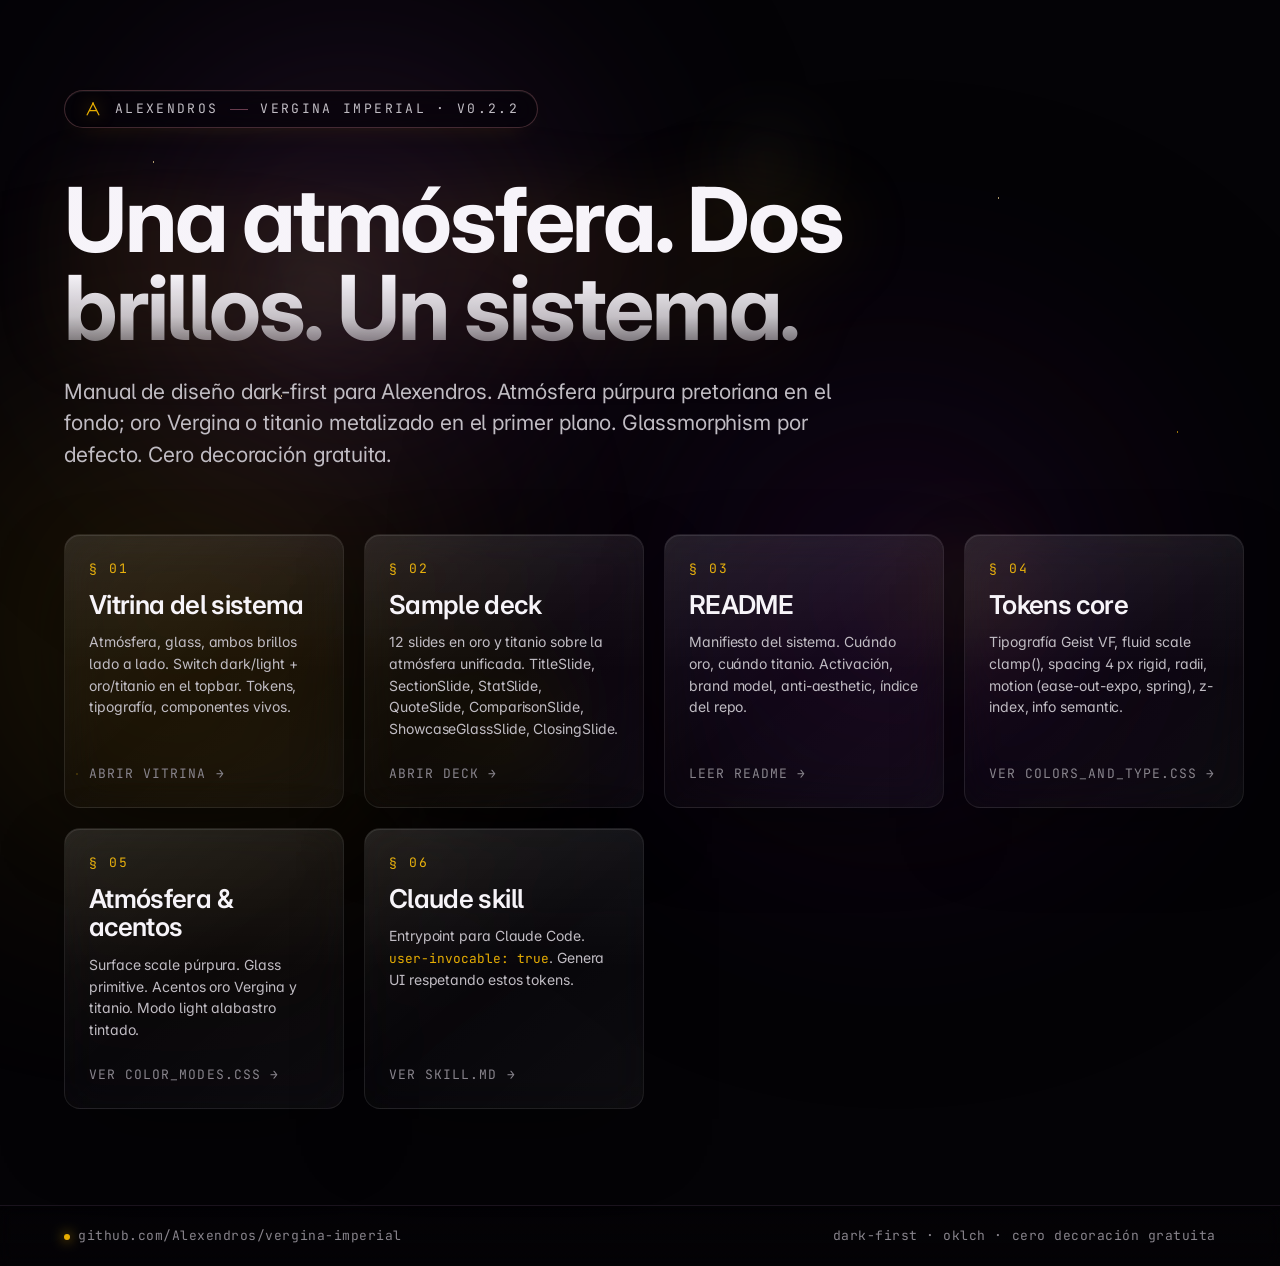
<file: index.html>
<!DOCTYPE html>
<html lang="es" data-mode="dark" data-accent="gold">
<head>
<meta charset="utf-8">
<title>Vergina Imperial · Manual de Diseño</title>
<meta name="viewport" content="width=device-width, initial-scale=1">
<link rel="stylesheet" href="colors_and_type.css?v=0.2.2">
<link rel="stylesheet" href="color_modes.css?v=0.2.2">
<!-- Tipografía canónica v0.2.2 · Inter (display + sans, mismo family) + JetBrains Mono.
     Inter aprobada en hilo paralelo como reemplazo neogrotesque definitivo
     (Outfit/Bricolage/Manrope/Geist/Bricolage-Grotesque · todos descatalogados). -->
<link rel="preconnect" href="https://fonts.googleapis.com">
<link rel="preconnect" href="https://fonts.gstatic.com" crossorigin>
<link rel="stylesheet" href="https://fonts.googleapis.com/css2?family=Inter:wght@400;500;600;700;800;900&family=JetBrains+Mono:wght@400;500&display=swap">
<style>
  :root {
    --font-display: "Inter", -apple-system, BlinkMacSystemFont, "Segoe UI", sans-serif;
    --font-sans: "Inter", -apple-system, BlinkMacSystemFont, "Segoe UI", sans-serif;
    --font-mono: "JetBrains Mono", "SF Mono", Menlo, Consolas, monospace;
  }
</style>
<style>
  html, body { margin: 0; min-height: 100vh; }
  body {
    background: var(--color-surface-0);
    color: var(--color-text-primary);
    font-family: var(--font-sans);
    letter-spacing: var(--tracking-body);
    -webkit-font-smoothing: antialiased;
    text-rendering: optimizeLegibility;
    position: relative;
    overflow-x: hidden;
    min-height: 100vh;
    display: flex;
    flex-direction: column;
  }

  /* Atmósfera (mismas tres capas que showcase) */
  .atm, .spark, .dust, .vignette {
    position: fixed; inset: 0; pointer-events: none; z-index: 0;
  }
  .atm::before, .atm::after {
    content: ""; position: absolute; border-radius: 50%; filter: blur(120px);
  }
  .atm::before {
    top: -25vh; left: -10vw; width: 75vw; height: 75vw;
    background: radial-gradient(closest-side, var(--atmosphere-haze) 0%, transparent 65%);
    opacity: 0.55;
  }
  .atm::after {
    bottom: -30vh; right: -15vw; width: 90vw; height: 90vw;
    background: radial-gradient(closest-side, var(--atmosphere-velvet) 0%, transparent 60%);
    opacity: 0.85;
  }
  .spark {
    top: 50vh; right: 22vw;
    width: 360px; height: 360px;
    border-radius: 50%;
    background: var(--accent);
    filter: blur(140px);
    opacity: 0.22;
  }
  /* DUST v0.2.2 · doble-tier · partículas nítidas (screen) sobre focos
     difusos (plus-lighter) para auténtico difuminado-partículas. */
  .dust {
    mix-blend-mode: screen;
    opacity: 0.66;
    background-image:
      radial-gradient(1.4px 1.4px at 12% 18%, var(--accent-bright) 50%, transparent 51%),
      radial-gradient(1.6px 1.6px at 78% 22%, var(--accent-bright) 50%, transparent 51%),
      radial-gradient(1.3px 1.3px at 32% 64%, var(--accent) 50%, transparent 51%),
      radial-gradient(1.5px 1.5px at 88% 70%, var(--accent-bright) 50%, transparent 51%),
      radial-gradient(1px 1px at 56% 38%, var(--accent-bright) 50%, transparent 51%),
      radial-gradient(1.8px 1.8px at 6% 86%, var(--accent) 50%, transparent 51%),
      radial-gradient(1.1px 1.1px at 44% 92%, var(--accent-bright) 50%, transparent 51%),
      radial-gradient(1.2px 1.2px at 70% 8%, var(--accent) 50%, transparent 51%),
      radial-gradient(1.6px 1.6px at 22% 44%, var(--accent-bright) 50%, transparent 51%),
      radial-gradient(1.3px 1.3px at 92% 48%, var(--accent) 50%, transparent 51%),
      radial-gradient(0.7px 0.7px at 38% 12%, var(--accent-bright) 50%, transparent 51%),
      radial-gradient(0.7px 0.7px at 64% 78%, var(--accent-bright) 50%, transparent 51%),
      radial-gradient(0.8px 0.8px at 18% 72%, var(--accent) 50%, transparent 51%),
      radial-gradient(0.9px 0.9px at 84% 36%, var(--accent-bright) 50%, transparent 51%),
      radial-gradient(0.7px 0.7px at 50% 58%, var(--accent) 50%, transparent 51%),
      radial-gradient(1px 1px at 14% 56%, var(--accent-bright) 50%, transparent 51%);
  }
  .dust::before {
    content: "";
    position: absolute; inset: 0;
    background:
      radial-gradient(circle 90px at 25% 32%, color-mix(in oklch, var(--accent-bright) 16%, transparent), transparent 70%),
      radial-gradient(circle 120px at 75% 66%, color-mix(in oklch, var(--accent) 12%, transparent), transparent 75%),
      radial-gradient(circle 70px at 60% 18%, color-mix(in oklch, var(--accent-bright) 14%, transparent), transparent 70%),
      radial-gradient(circle 100px at 40% 80%, color-mix(in oklch, var(--accent) 10%, transparent), transparent 75%);
    filter: blur(28px);
    mix-blend-mode: plus-lighter;
    opacity: 0.85;
    pointer-events: none;
  }
  .vignette {
    background: radial-gradient(120% 120% at 50% 50%, transparent 60%, var(--atmosphere-vignette) 100%);
  }

  main {
    position: relative;
    z-index: 1;
    flex: 1;
    max-width: 1180px;
    margin: 0 auto;
    width: 100%;
    padding: clamp(64px, 10vh, 140px) clamp(24px, 5vw, 64px) 96px;
    display: flex;
    flex-direction: column;
  }

  /* BRAND-ROW v0.2.2 · pill glass · más visible sin dominar el hero.
     Backdrop-filter sobre la atmósfera + halo accent + dot indicador. */
  .brand-row {
    display: inline-flex;
    width: fit-content;
    align-items: center;
    gap: var(--space-3);
    padding: 8px 18px;
    font-family: var(--font-mono);
    font-size: var(--text-xs);
    letter-spacing: 0.18em;
    text-transform: uppercase;
    color: var(--color-text-secondary);
    margin-bottom: var(--space-12);
    background: color-mix(in oklch, var(--color-surface-1, var(--color-surface-0)) 55%, transparent);
    backdrop-filter: blur(16px) saturate(140%);
    -webkit-backdrop-filter: blur(16px) saturate(140%);
    border: 1px solid color-mix(in oklch, var(--accent) 16%, var(--glass-border));
    border-radius: 999px;
    box-shadow:
      inset 0 1px 0 oklch(1 0 0 / 0.06),
      0 8px 24px -16px color-mix(in oklch, var(--accent) 40%, transparent);
  }
  .brand-row svg {
    color: var(--accent);
    filter: drop-shadow(0 0 8px color-mix(in oklch, var(--accent) 50%, transparent));
  }
  .brand-row .sep {
    width: 18px; height: 1px;
    background: color-mix(in oklch, var(--accent) 30%, var(--color-border-default));
  }

  /* H1 hero · doctrina v0.2.2 · degradado vertical color→semi-transparente.
     Sólido hasta 55%, transición suave al 80%, baseline 35% al 100% (NUNCA
     fade total). El final no desaparece — se funde tenue en la atmósfera.
     Halo accent via drop-shadow refuerza carácter metálico. */
  h1.display {
    font-family: var(--font-display);
    font-size: clamp(48px, 7vw, 104px);
    font-weight: 700;
    line-height: 0.98;
    letter-spacing: -0.025em;
    margin: 0 0 var(--space-6);
    text-wrap: balance;
    max-width: 16ch;
    background: linear-gradient(
      180deg,
      var(--color-text-primary) 0%,
      var(--color-text-primary) 55%,
      color-mix(in oklch, var(--color-text-primary) 78%, transparent) 80%,
      color-mix(in oklch, var(--color-text-primary) 35%, transparent) 100%
    );
    background-clip: text;
    -webkit-background-clip: text;
    color: transparent;
    -webkit-text-fill-color: transparent;
    filter: drop-shadow(0 0 36px color-mix(in oklch, var(--accent) 18%, transparent));
  }
  /* Compat legacy: span.fade ya no es necesario; el degradado vive en el h1.
     Si el consumidor sigue usándolo, lo absorbemos sin efecto extra. */
  h1.display .fade { display: inline; }
  .lede {
    font-size: var(--text-xl);
    color: var(--color-text-secondary);
    line-height: 1.5;
    max-width: 60ch;
    margin: 0 0 var(--space-12);
  }

  .nav {
    display: grid;
    grid-template-columns: repeat(auto-fit, minmax(280px, 1fr));
    gap: var(--space-5);
    margin-top: var(--space-4);
  }

  .card {
    position: relative;
    background: var(--glass-bg);
    backdrop-filter: var(--glass-blur);
    -webkit-backdrop-filter: var(--glass-blur);
    border: 1px solid var(--glass-border);
    border-radius: var(--radius-xl);
    box-shadow: var(--glass-shadow);
    padding: var(--space-6);
    text-decoration: none;
    color: inherit;
    overflow: hidden;
    display: flex;
    flex-direction: column;
    gap: var(--space-3);
    transition:
      transform var(--duration-base) var(--ease-out-expo),
      border-color var(--duration-base) var(--ease-out-expo);
  }
  .card::after {
    content: "";
    position: absolute;
    inset: 0 0 auto 0;
    height: 50%;
    background: linear-gradient(180deg, oklch(1 0 0 / 0.06), transparent);
    pointer-events: none;
  }
  .card:hover {
    transform: translateY(-2px);
    border-color: color-mix(in oklch, var(--accent) 40%, var(--glass-border));
  }
  .card:focus-visible {
    outline: 2px solid var(--accent);
    outline-offset: 4px;
  }

  .card .num {
    font-family: var(--font-mono);
    font-size: var(--text-xs);
    letter-spacing: 0.16em;
    color: var(--accent);
    font-variant-numeric: tabular-nums;
  }
  .card h3 {
    font-size: var(--text-2xl);
    font-weight: var(--weight-semibold);
    letter-spacing: -0.025em;
    margin: 0;
    line-height: 1.1;
  }
  .card p {
    font-size: var(--text-sm);
    color: var(--color-text-secondary);
    line-height: 1.55;
    margin: 0;
  }
  .card .arrow {
    margin-top: auto;
    padding-top: var(--space-3);
    display: inline-flex;
    align-items: center;
    gap: 8px;
    font-family: var(--font-mono);
    font-size: var(--text-xs);
    letter-spacing: 0.08em;
    text-transform: uppercase;
    color: var(--color-text-tertiary);
    transition: color var(--duration-base) var(--ease-out-expo), gap var(--duration-base) var(--ease-out-expo);
  }
  .card:hover .arrow { color: var(--accent); gap: 12px; }

  footer {
    position: relative;
    z-index: 1;
    border-top: 1px solid var(--color-border-subtle);
    padding: var(--space-5) clamp(24px, 5vw, 64px);
    color: var(--color-text-tertiary);
    font-family: var(--font-mono);
    font-size: var(--text-xs);
    letter-spacing: 0.04em;
    display: flex;
    justify-content: space-between;
    gap: var(--space-4);
    background: linear-gradient(180deg,
      transparent,
      color-mix(in oklch, var(--color-surface-0) 55%, transparent));
    backdrop-filter: blur(8px);
  }
  footer .dot {
    width: 6px; height: 6px;
    border-radius: 50%;
    background: var(--accent);
    box-shadow: 0 0 12px var(--accent);
    display: inline-block;
    margin-right: 8px;
  }
</style>
</head>
<body>
  <div class="atm" aria-hidden="true"></div>
  <div class="spark" aria-hidden="true"></div>
  <div class="dust" aria-hidden="true"></div>
  <div class="vignette" aria-hidden="true"></div>

  <main>
    <div class="brand-row">
      <svg width="20" height="20" viewBox="0 0 48 48" fill="none">
        <path d="M10 38 L24 10 L38 38" stroke="currentColor" stroke-width="3" stroke-linecap="round" stroke-linejoin="round"/>
        <path d="M16 28 L32 28" stroke="currentColor" stroke-width="3" stroke-linecap="round"/>
        <circle cx="24" cy="10" r="2.25" fill="currentColor"/>
      </svg>
      <span>Alexendros</span>
      <span class="sep"></span>
      <span>Vergina Imperial · v0.2.2</span>
    </div>

    <h1 class="display">Una atmósfera. Dos brillos. Un sistema.</h1>
    <p class="lede">Manual de diseño dark-first para Alexendros. Atmósfera púrpura pretoriana en el fondo; oro Vergina o titanio metalizado en el primer plano. Glassmorphism por defecto. Cero decoración gratuita.</p>

    <nav class="nav" aria-label="Navegación del manual">
      <a class="card" href="showcase.html">
        <span class="num">§ 01</span>
        <h3>Vitrina del sistema</h3>
        <p>Atmósfera, glass, ambos brillos lado a lado. Switch dark/light + oro/titanio en el topbar. Tokens, tipografía, componentes vivos.</p>
        <span class="arrow">Abrir vitrina →</span>
      </a>

      <a class="card" href="slides/index.html">
        <span class="num">§ 02</span>
        <h3>Sample deck</h3>
        <p>12 slides en oro y titanio sobre la atmósfera unificada. TitleSlide, SectionSlide, StatSlide, QuoteSlide, ComparisonSlide, ShowcaseGlassSlide, ClosingSlide.</p>
        <span class="arrow">Abrir deck →</span>
      </a>

      <a class="card" href="README.md">
        <span class="num">§ 03</span>
        <h3>README</h3>
        <p>Manifiesto del sistema. Cuándo oro, cuándo titanio. Activación, brand model, anti-aesthetic, índice del repo.</p>
        <span class="arrow">Leer README →</span>
      </a>

      <a class="card" href="colors_and_type.css">
        <span class="num">§ 04</span>
        <h3>Tokens core</h3>
        <p>Tipografía Geist VF, fluid scale clamp(), spacing 4 px rigid, radii, motion (ease-out-expo, spring), z-index, info semantic.</p>
        <span class="arrow">Ver colors_and_type.css →</span>
      </a>

      <a class="card" href="color_modes.css">
        <span class="num">§ 05</span>
        <h3>Atmósfera & acentos</h3>
        <p>Surface scale púrpura. Glass primitive. Acentos oro Vergina y titanio. Modo light alabastro tintado.</p>
        <span class="arrow">Ver color_modes.css →</span>
      </a>

      <a class="card" href="SKILL.md">
        <span class="num">§ 06</span>
        <h3>Claude skill</h3>
        <p>Entrypoint para Claude Code. <code style="font-family:var(--font-mono); color:var(--accent);">user-invocable: true</code>. Genera UI respetando estos tokens.</p>
        <span class="arrow">Ver SKILL.md →</span>
      </a>
    </nav>
  </main>

  <footer>
    <div><span class="dot"></span>github.com/Alexendros/vergina-imperial</div>
    <div>dark-first · oklch · cero decoración gratuita</div>
  </footer>
</body>
</html>
</file>
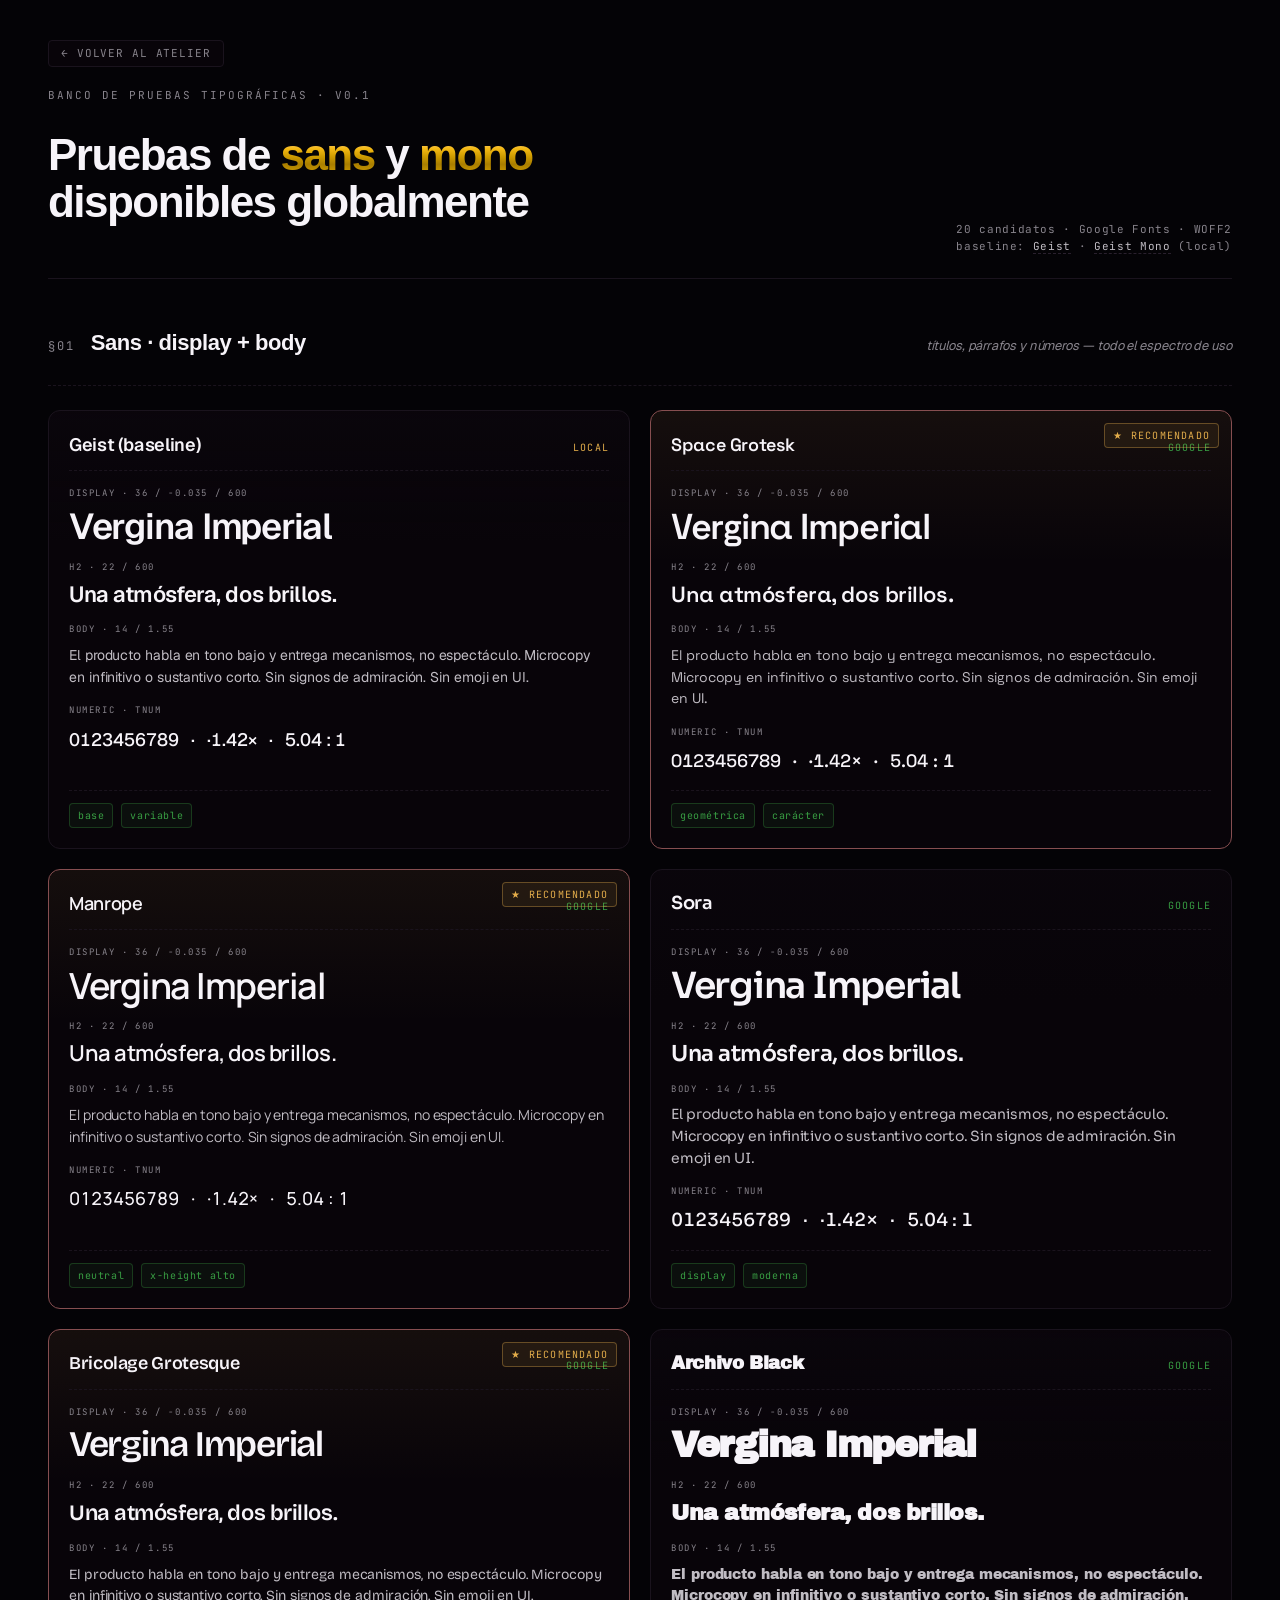
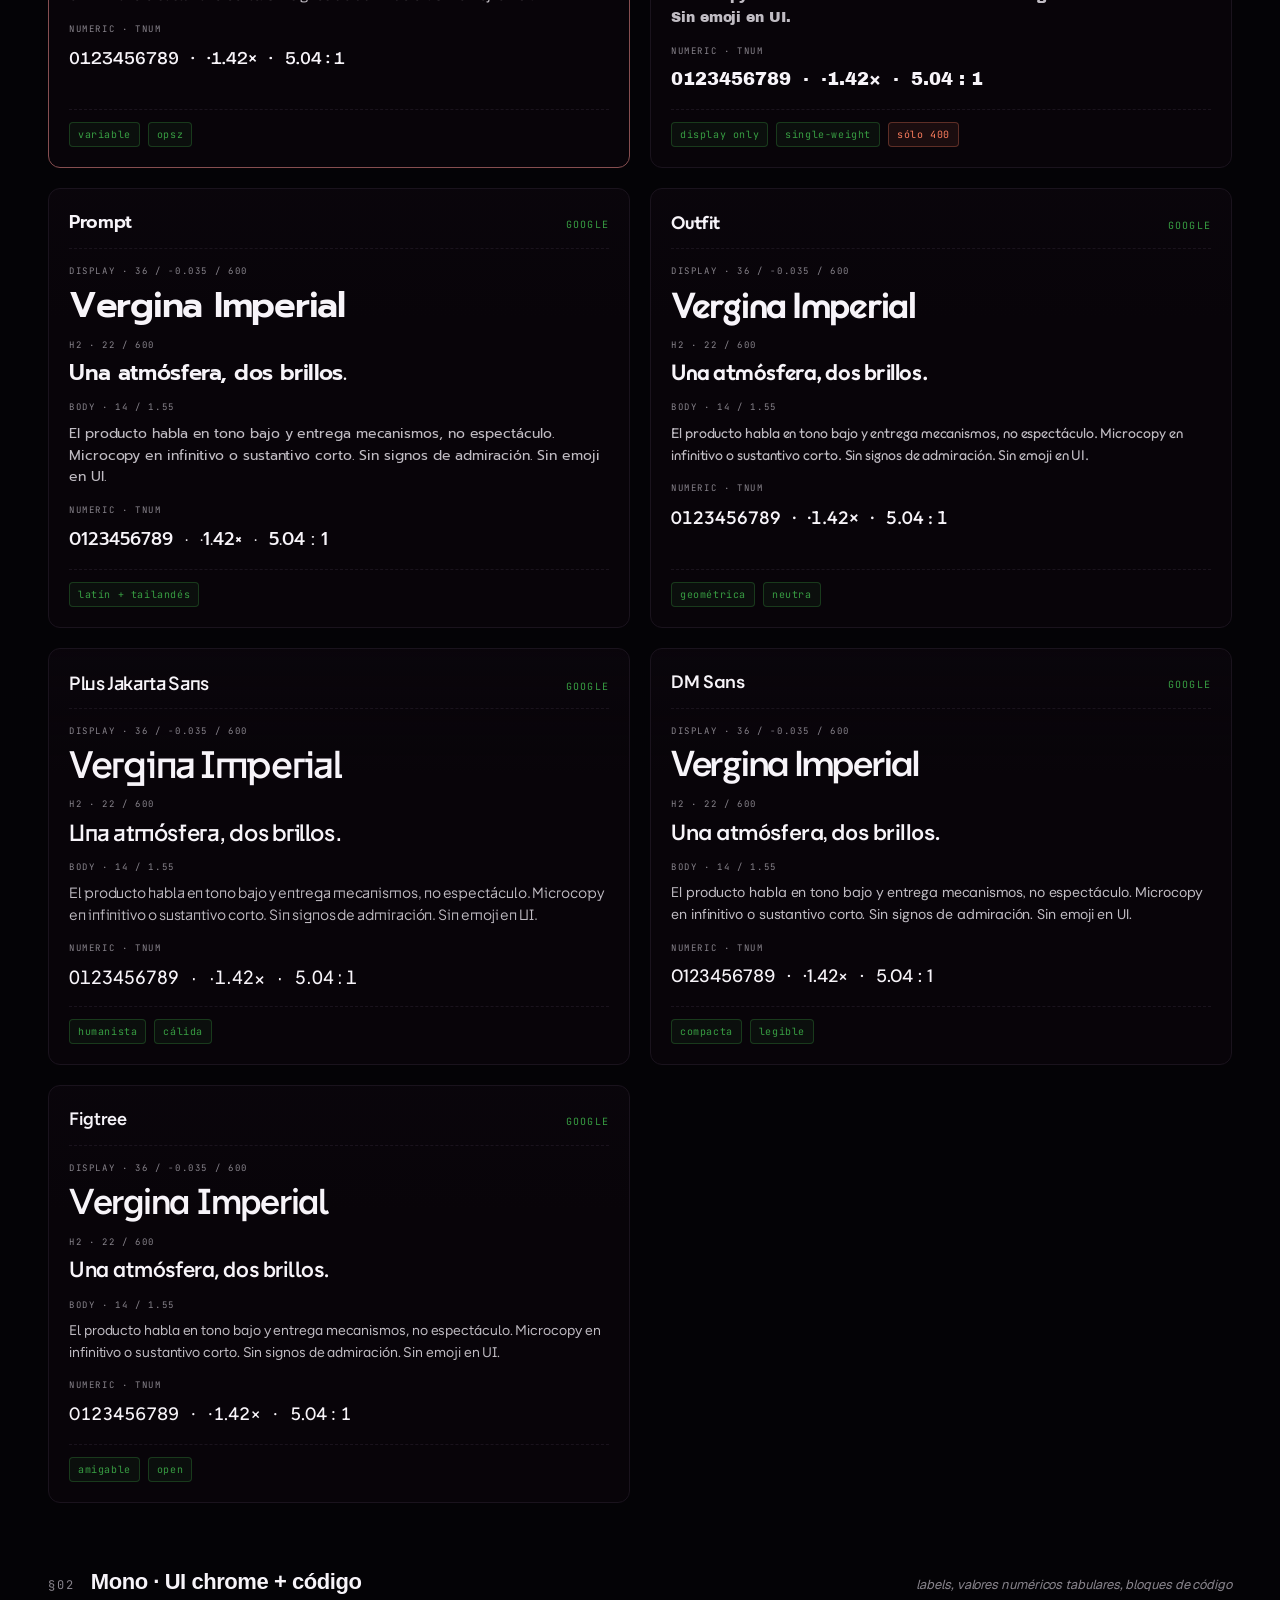
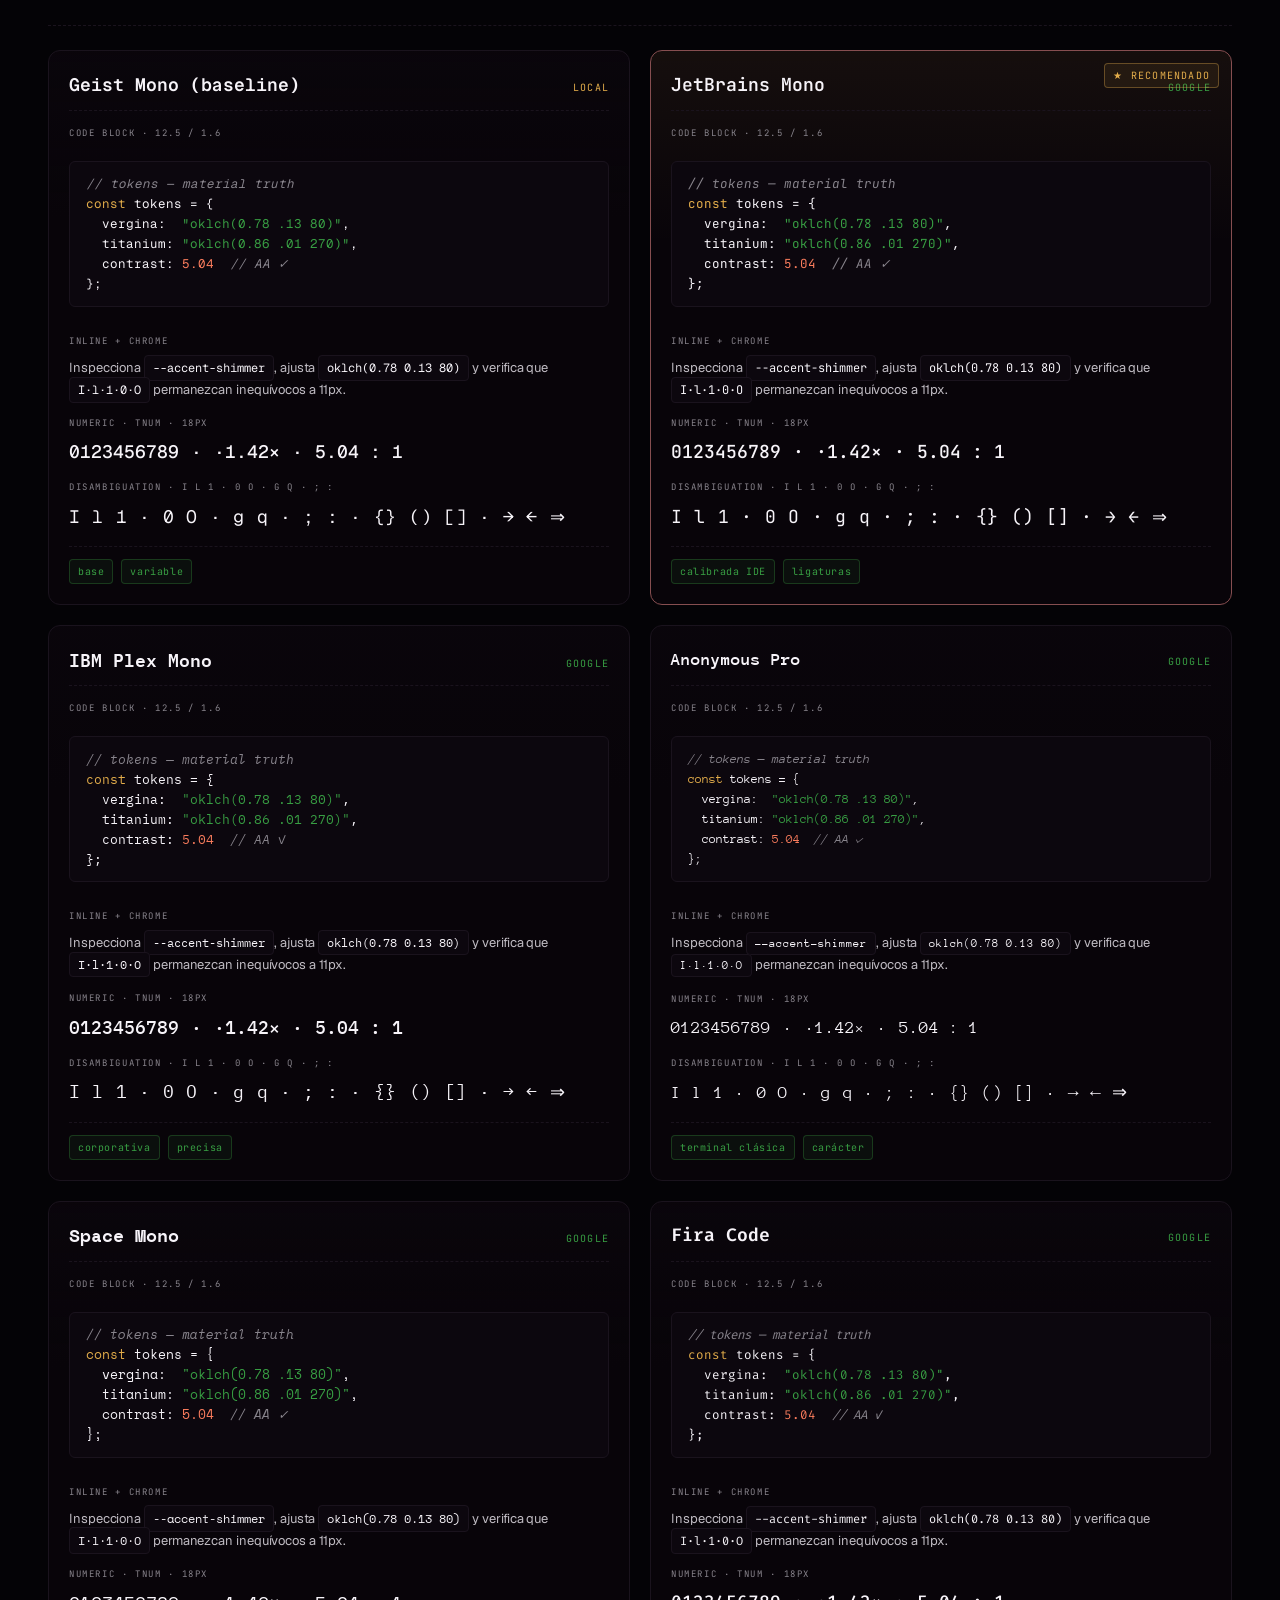
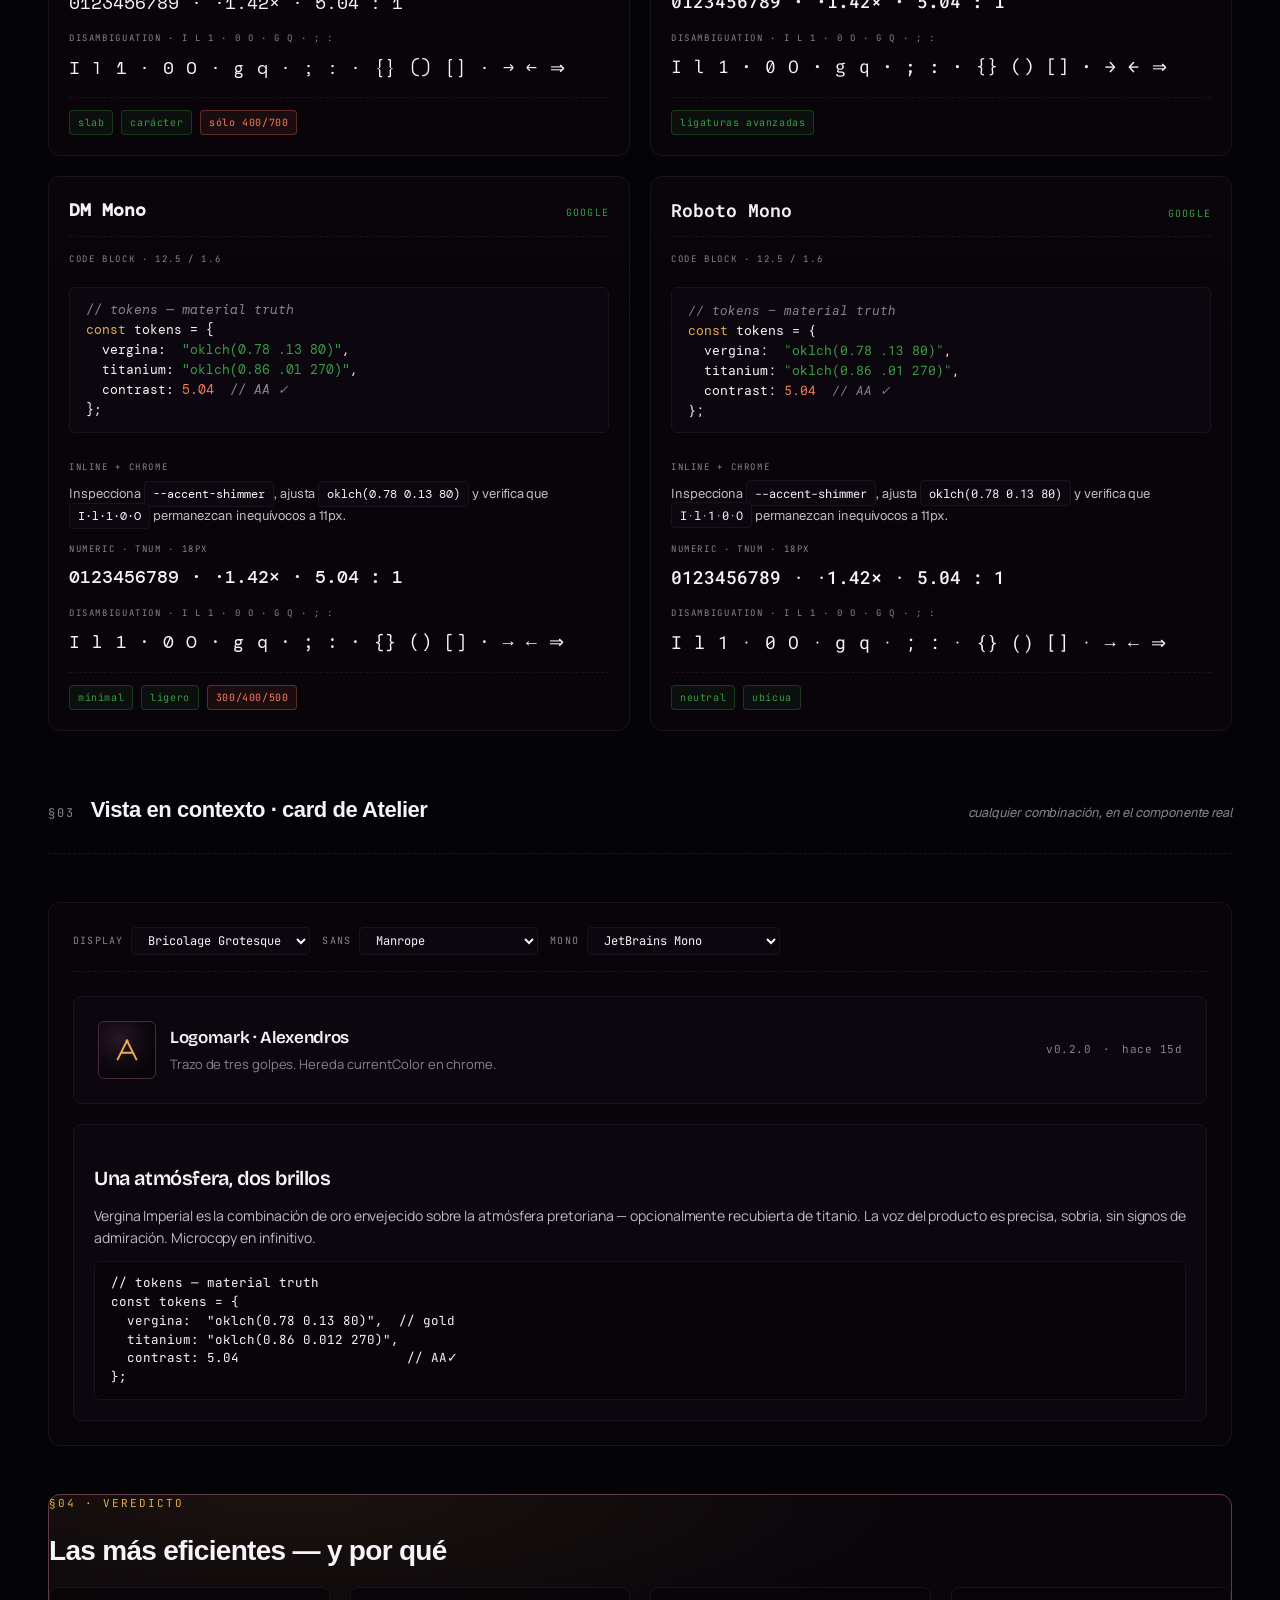
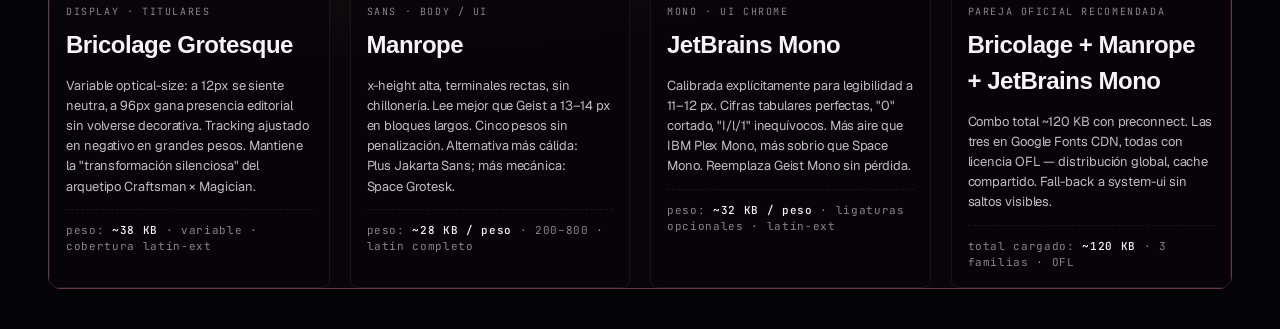
<file: Font Lab.html>
<!doctype html>
<html lang="es">
<head>
  <meta charset="utf-8"/>
  <title>Font Lab · Atelier de Revisión</title>
  <meta name="viewport" content="width=device-width, initial-scale=1"/>

  <!-- ═══════════════════════════════════════════════════════════════════
       Google Fonts — todos los candidatos cargan a la vez para comparación
       directa. En producción se elegiría sólo uno o dos (ver §verdict).
       ═══════════════════════════════════════════════════════════════════ -->
  <link rel="preconnect" href="https://fonts.googleapis.com"/>
  <link rel="preconnect" href="https://fonts.gstatic.com" crossorigin/>
  <link href="https://fonts.googleapis.com/css2?family=Space+Grotesk:wght@400;500;600;700&family=Manrope:wght@400;500;600;700&family=Sora:wght@400;500;600;700&family=Bricolage+Grotesque:opsz,wght@12..96,400;12..96,500;12..96,600;12..96,700&family=Archivo+Black&family=Prompt:wght@400;500;600;700&family=Outfit:wght@400;500;600;700&family=Plus+Jakarta+Sans:wght@400;500;600;700&family=DM+Sans:wght@400;500;600;700&family=Figtree:wght@400;500;600;700&family=JetBrains+Mono:wght@400;500;600;700&family=IBM+Plex+Mono:wght@400;500;600;700&family=Anonymous+Pro:wght@400;700&family=Space+Mono:wght@400;700&family=Fira+Code:wght@400;500;600;700&family=DM+Mono:wght@400;500&family=Roboto+Mono:wght@400;500;600;700&display=swap" rel="stylesheet"/>

  <!-- Tokens del sistema -->
  <link rel="stylesheet" href="colors_and_type.css?v=3"/>
  <link rel="stylesheet" href="color_modes.css?v=3"/>
  <link rel="stylesheet" href="font-lab.css?v=1"/>
</head>
<body data-theme="dark">
  <main class="lab-shell">

    <a href="Atelier de Revisión.html" class="lab-back">← volver al atelier</a>

    <!-- ── Header ── -->
    <header class="lab-header">
      <div>
        <div class="lab-eyebrow">Banco de pruebas tipográficas · v0.1</div>
        <h1 class="lab-title">Pruebas de <em>sans</em> y <em>mono</em><br/>disponibles globalmente</h1>
      </div>
      <div class="lab-meta">
        20 candidatos · Google Fonts · WOFF2<br/>
        baseline: <a href="https://vercel.com/font" target="_blank" rel="noopener">Geist</a> · <a href="https://vercel.com/font" target="_blank" rel="noopener">Geist Mono</a> (local)
      </div>
    </header>

    <!-- ═══════════════════════════════════════════════════════════════════
         §01 · SANS — 10 candidatos
         ═══════════════════════════════════════════════════════════════════ -->
    <section class="lab-section">
      <header class="lab-section-head">
        <span class="lab-section-num">§01</span>
        <h2 class="lab-section-title">Sans · display + body</h2>
        <span class="lab-section-sub">títulos, párrafos y números — todo el espectro de uso</span>
      </header>

      <div class="specimen-grid" id="sans-grid"></div>
    </section>

    <!-- ═══════════════════════════════════════════════════════════════════
         §02 · MONO — 10 candidatos
         ═══════════════════════════════════════════════════════════════════ -->
    <section class="lab-section">
      <header class="lab-section-head">
        <span class="lab-section-num">§02</span>
        <h2 class="lab-section-title">Mono · UI chrome + código</h2>
        <span class="lab-section-sub">labels, valores numéricos tabulares, bloques de código</span>
      </header>

      <div class="specimen-grid" id="mono-grid"></div>
    </section>

    <!-- ═══════════════════════════════════════════════════════════════════
         §03 · LIVE — preview en contexto real
         ═══════════════════════════════════════════════════════════════════ -->
    <section class="lab-section">
      <header class="lab-section-head">
        <span class="lab-section-num">§03</span>
        <h2 class="lab-section-title">Vista en contexto · card de Atelier</h2>
        <span class="lab-section-sub">cualquier combinación, en el componente real</span>
      </header>

      <div class="live-preview">
        <div class="live-controls">
          <div class="live-group">
            <label for="pick-display">display</label>
            <select id="pick-display"></select>
          </div>
          <div class="live-group">
            <label for="pick-sans">sans</label>
            <select id="pick-sans"></select>
          </div>
          <div class="live-group">
            <label for="pick-mono">mono</label>
            <select id="pick-mono"></select>
          </div>
        </div>

        <div class="live-card" id="live-card">
          <div class="lc-thumb">
            <svg viewBox="0 0 48 48" width="32" height="32" fill="none" aria-hidden="true">
              <path d="M10 38 L24 10 L38 38" stroke="currentColor" stroke-width="3" stroke-linecap="round" stroke-linejoin="round"/>
              <path d="M16 28 L32 28" stroke="currentColor" stroke-width="3" stroke-linecap="round"/>
              <circle cx="24" cy="10" r="2.25" fill="currentColor"/>
            </svg>
          </div>
          <div>
            <div class="lc-title">Logomark · Alexendros</div>
            <div class="lc-sub">Trazo de tres golpes. Hereda currentColor en chrome.</div>
          </div>
          <div class="lc-meta">
            <span>v0.2.0</span>
            <span>·</span>
            <span>hace 15d</span>
          </div>
        </div>

        <div class="live-secondary">
          <h3>Una atmósfera, dos brillos</h3>
          <p>Vergina Imperial es la combinación de oro envejecido sobre la atmósfera pretoriana — opcionalmente recubierta de titanio. La voz del producto es precisa, sobria, sin signos de admiración. Microcopy en infinitivo.</p>
          <pre><span class="tok-cmt">// tokens — material truth</span>
<span class="tok-key">const</span> tokens = {
  vergina:  <span class="tok-str">"oklch(0.78 0.13 80)"</span>,  <span class="tok-cmt">// gold</span>
  titanium: <span class="tok-str">"oklch(0.86 0.012 270)"</span>,
  contrast: <span class="tok-num">5.04</span>                     <span class="tok-cmt">// AA✓</span>
};</pre>
        </div>
      </div>
    </section>

    <!-- ═══════════════════════════════════════════════════════════════════
         §04 · VERDICT — recomendaciones
         ═══════════════════════════════════════════════════════════════════ -->
    <section class="verdict">
      <div class="verdict-eyebrow">§04 · veredicto</div>
      <h2 class="verdict-title">Las más eficientes — y por qué</h2>

      <div class="verdict-grid">
        <div class="verdict-card">
          <div class="verdict-role">Display · titulares</div>
          <div class="verdict-pick">Bricolage Grotesque</div>
          <p class="verdict-reason">Variable optical-size: a 12px se siente neutra, a 96px gana presencia editorial sin volverse decorativa. Tracking ajustado en negativo en grandes pesos. Mantiene la "transformación silenciosa" del arquetipo Craftsman × Magician.</p>
          <div class="verdict-pair">peso: <strong>~38 KB</strong> · variable · cobertura latín-ext</div>
        </div>

        <div class="verdict-card">
          <div class="verdict-role">Sans · body / UI</div>
          <div class="verdict-pick">Manrope</div>
          <p class="verdict-reason">x-height alta, terminales rectas, sin chillonería. Lee mejor que Geist a 13–14 px en bloques largos. Cinco pesos sin penalización. Alternativa más cálida: Plus Jakarta Sans; más mecánica: Space Grotesk.</p>
          <div class="verdict-pair">peso: <strong>~28 KB / peso</strong> · 200–800 · latín completo</div>
        </div>

        <div class="verdict-card">
          <div class="verdict-role">Mono · UI chrome</div>
          <div class="verdict-pick">JetBrains Mono</div>
          <p class="verdict-reason">Calibrada explícitamente para legibilidad a 11–12 px. Cifras tabulares perfectas, "0" cortado, "I/l/1" inequívocos. Más aire que IBM Plex Mono, más sobrio que Space Mono. Reemplaza Geist Mono sin pérdida.</p>
          <div class="verdict-pair">peso: <strong>~32 KB / peso</strong> · ligaturas opcionales · latín-ext</div>
        </div>

        <div class="verdict-card" data-style="alt">
          <div class="verdict-role">Pareja oficial recomendada</div>
          <div class="verdict-pick">Bricolage + Manrope + JetBrains Mono</div>
          <p class="verdict-reason">Combo total ~120 KB con preconnect. Las tres en Google Fonts CDN, todas con licencia OFL — distribución global, cache compartido. Fall-back a system-ui sin saltos visibles.</p>
          <div class="verdict-pair">total cargado: <strong>~120 KB</strong> · 3 familias · OFL</div>
        </div>
      </div>
    </section>

  </main>

  <!-- ═══════════════════════════════════════════════════════════════════
       Datos + render — un solo bloque, sin React. Más rápido para un lab.
       ═══════════════════════════════════════════════════════════════════ -->
  <script>
    // Stack strings use SINGLE quotes inside so they survive inline style="..." parsing.
    const SANS = [
      { name: "Geist (baseline)",       stack: "'Geist', -apple-system, sans-serif", source: "local",  tags: ["base", "variable"] },
      { name: "Space Grotesk",          stack: "'Space Grotesk', sans-serif",        source: "google", tags: ["geométrica", "carácter"], rec: true },
      { name: "Manrope",                stack: "'Manrope', sans-serif",              source: "google", tags: ["neutral", "x-height alto"], rec: true },
      { name: "Sora",                   stack: "'Sora', sans-serif",                 source: "google", tags: ["display", "moderna"] },
      { name: "Bricolage Grotesque",    stack: "'Bricolage Grotesque', sans-serif",  source: "google", tags: ["variable", "opsz"], rec: true },
      { name: "Archivo Black",          stack: "'Archivo Black', sans-serif",        source: "google", tags: ["display only", "single-weight"], warn: ["sólo 400"] },
      { name: "Prompt",                 stack: "'Prompt', sans-serif",               source: "google", tags: ["latín + tailandés"] },
      { name: "Outfit",                 stack: "'Outfit', sans-serif",               source: "google", tags: ["geométrica", "neutra"] },
      { name: "Plus Jakarta Sans",      stack: "'Plus Jakarta Sans', sans-serif",    source: "google", tags: ["humanista", "cálida"] },
      { name: "DM Sans",                stack: "'DM Sans', sans-serif",              source: "google", tags: ["compacta", "legible"] },
      { name: "Figtree",                stack: "'Figtree', sans-serif",              source: "google", tags: ["amigable", "open"] }
    ];

    const MONO = [
      { name: "Geist Mono (baseline)",  stack: "'Geist Mono', monospace",     source: "local",  tags: ["base", "variable"] },
      { name: "JetBrains Mono",         stack: "'JetBrains Mono', monospace", source: "google", tags: ["calibrada IDE", "ligaturas"], rec: true },
      { name: "IBM Plex Mono",          stack: "'IBM Plex Mono', monospace",  source: "google", tags: ["corporativa", "precisa"] },
      { name: "Anonymous Pro",          stack: "'Anonymous Pro', monospace",  source: "google", tags: ["terminal clásica", "carácter"] },
      { name: "Space Mono",             stack: "'Space Mono', monospace",     source: "google", tags: ["slab", "carácter"], warn: ["sólo 400/700"] },
      { name: "Fira Code",              stack: "'Fira Code', monospace",      source: "google", tags: ["ligaturas avanzadas"] },
      { name: "DM Mono",                stack: "'DM Mono', monospace",        source: "google", tags: ["minimal", "ligero"], warn: ["300/400/500"] },
      { name: "Roboto Mono",            stack: "'Roboto Mono', monospace",    source: "google", tags: ["neutral", "ubícua"] }
    ];

    const SAMPLE_DISPLAY = "Vergina Imperial";
    const SAMPLE_H2 = "Una atmósfera, dos brillos.";
    const SAMPLE_BODY = "El producto habla en tono bajo y entrega mecanismos, no espectáculo. Microcopy en infinitivo o sustantivo corto. Sin signos de admiración. Sin emoji en UI.";
    const SAMPLE_NUM = "<span>0123456789</span><span>·</span><span>·1.42×</span><span>·</span><span>5.04 : 1</span>";

    const SAMPLE_CODE = `<span class="tok-cmt">// tokens — material truth</span>
<span class="tok-key">const</span> tokens = {
  vergina:  <span class="tok-str">"oklch(0.78 .13 80)"</span>,
  titanium: <span class="tok-str">"oklch(0.86 .01 270)"</span>,
  contrast: <span class="tok-num">5.04</span>  <span class="tok-cmt">// AA ✓</span>
};`;

    const SAMPLE_INLINE = 'Inspecciona <code>--accent-shimmer</code>, ajusta <code>oklch(0.78 0.13 80)</code> y verifica que <code>I·l·1·0·O</code> permanezcan inequívocos a 11px.';

    function tagsHTML(tags = [], warns = []) {
      const t = tags.map(t => `<span class="spec-tag" data-positive="true">${t}</span>`).join("");
      const w = warns.map(t => `<span class="spec-tag" data-warning="true">${t}</span>`).join("");
      return t + w;
    }

    function sansSpecimen(f) {
      return `
        <article class="specimen" data-recommended="${!!f.rec}" style="--lab-display:${f.stack}; --lab-sans:${f.stack}">
          <header class="specimen-head">
            <div class="specimen-name" style="font-family:${f.stack}">${f.name}</div>
            <div class="specimen-source" data-source="${f.source}">${f.source}</div>
          </header>

          <div class="sample-row">
            <div class="sample-label">display · 36 / -0.035 / 600</div>
            <div class="sample-display" style="font-family:${f.stack}">${SAMPLE_DISPLAY}</div>
          </div>

          <div class="sample-row">
            <div class="sample-label">h2 · 22 / 600</div>
            <div class="sample-h2" style="font-family:${f.stack}">${SAMPLE_H2}</div>
          </div>

          <div class="sample-row">
            <div class="sample-label">body · 14 / 1.55</div>
            <div class="sample-body" style="font-family:${f.stack}">${SAMPLE_BODY}</div>
          </div>

          <div class="sample-row">
            <div class="sample-label">numeric · tnum</div>
            <div class="sample-numeric" style="font-family:${f.stack}">${SAMPLE_NUM}</div>
          </div>

          <footer class="specimen-foot">${tagsHTML(f.tags, f.warn)}</footer>
        </article>`;
    }

    function monoSpecimen(f) {
      return `
        <article class="specimen" data-recommended="${!!f.rec}" style="--lab-mono:${f.stack}">
          <header class="specimen-head">
            <div class="specimen-name" style="font-family:${f.stack}; letter-spacing:0">${f.name}</div>
            <div class="specimen-source" data-source="${f.source}">${f.source}</div>
          </header>

          <div class="sample-row">
            <div class="sample-label">code block · 12.5 / 1.6</div>
            <pre class="sample-code" style="font-family:${f.stack}">${SAMPLE_CODE}</pre>
          </div>

          <div class="sample-row">
            <div class="sample-label">inline + chrome</div>
            <div class="sample-inline">${SAMPLE_INLINE.replace(/<code>/g, `<code style="font-family:${f.stack}">`)}</div>
          </div>

          <div class="sample-row">
            <div class="sample-label">numeric · tnum · 18px</div>
            <div class="sample-numeric" style="font-family:${f.stack}">${SAMPLE_NUM}</div>
          </div>

          <div class="sample-row">
            <div class="sample-label">disambiguation · I l 1 · 0 O · g q · ; :</div>
            <div style="font-family:${f.stack}; font-size:18px; color:var(--color-text-primary); letter-spacing:0.04em">I l 1 · 0 O · g q · ; : · {} () [] · → ← ⇒</div>
          </div>

          <footer class="specimen-foot">${tagsHTML(f.tags, f.warn)}</footer>
        </article>`;
    }

    document.getElementById("sans-grid").innerHTML = SANS.map(sansSpecimen).join("");
    document.getElementById("mono-grid").innerHTML = MONO.map(monoSpecimen).join("");

    // ── Live picker ──────────────────────────────────────────
    const $disp = document.getElementById("pick-display");
    const $sans = document.getElementById("pick-sans");
    const $mono = document.getElementById("pick-mono");

    SANS.forEach((f, i) => {
      $disp.insertAdjacentHTML("beforeend", `<option value="${i}"${f.rec ? " selected" : ""}>${f.name}</option>`);
      $sans.insertAdjacentHTML("beforeend", `<option value="${i}"${f.name === "Manrope" ? " selected" : ""}>${f.name}</option>`);
    });
    MONO.forEach((f, i) => {
      $mono.insertAdjacentHTML("beforeend", `<option value="${i}"${f.rec ? " selected" : ""}>${f.name}</option>`);
    });

    function applyLive() {
      const root = document.documentElement;
      root.style.setProperty("--lab-display", SANS[$disp.value].stack);
      root.style.setProperty("--lab-sans", SANS[$sans.value].stack);
      root.style.setProperty("--lab-mono", MONO[$mono.value].stack);
    }
    $disp.addEventListener("change", applyLive);
    $sans.addEventListener("change", applyLive);
    $mono.addEventListener("change", applyLive);
    applyLive();
  </script>
</body>
</html>
</file>
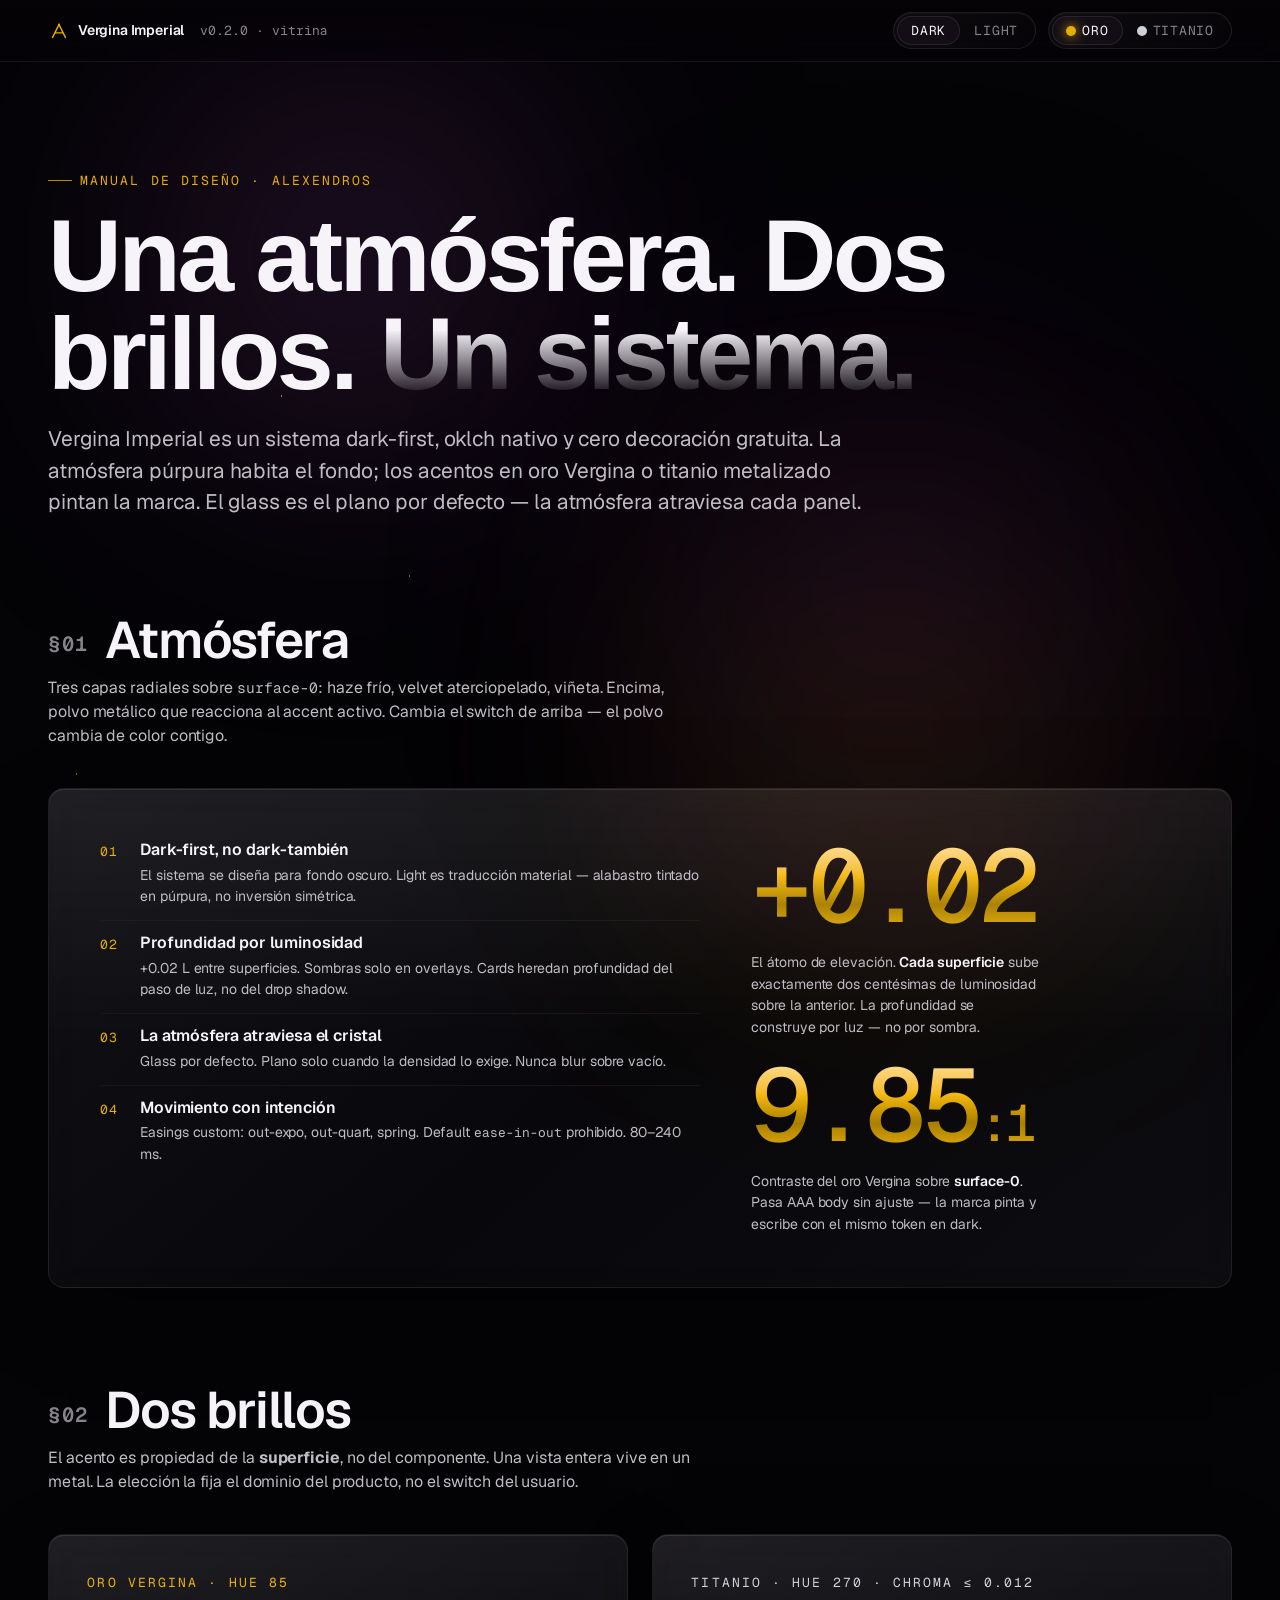
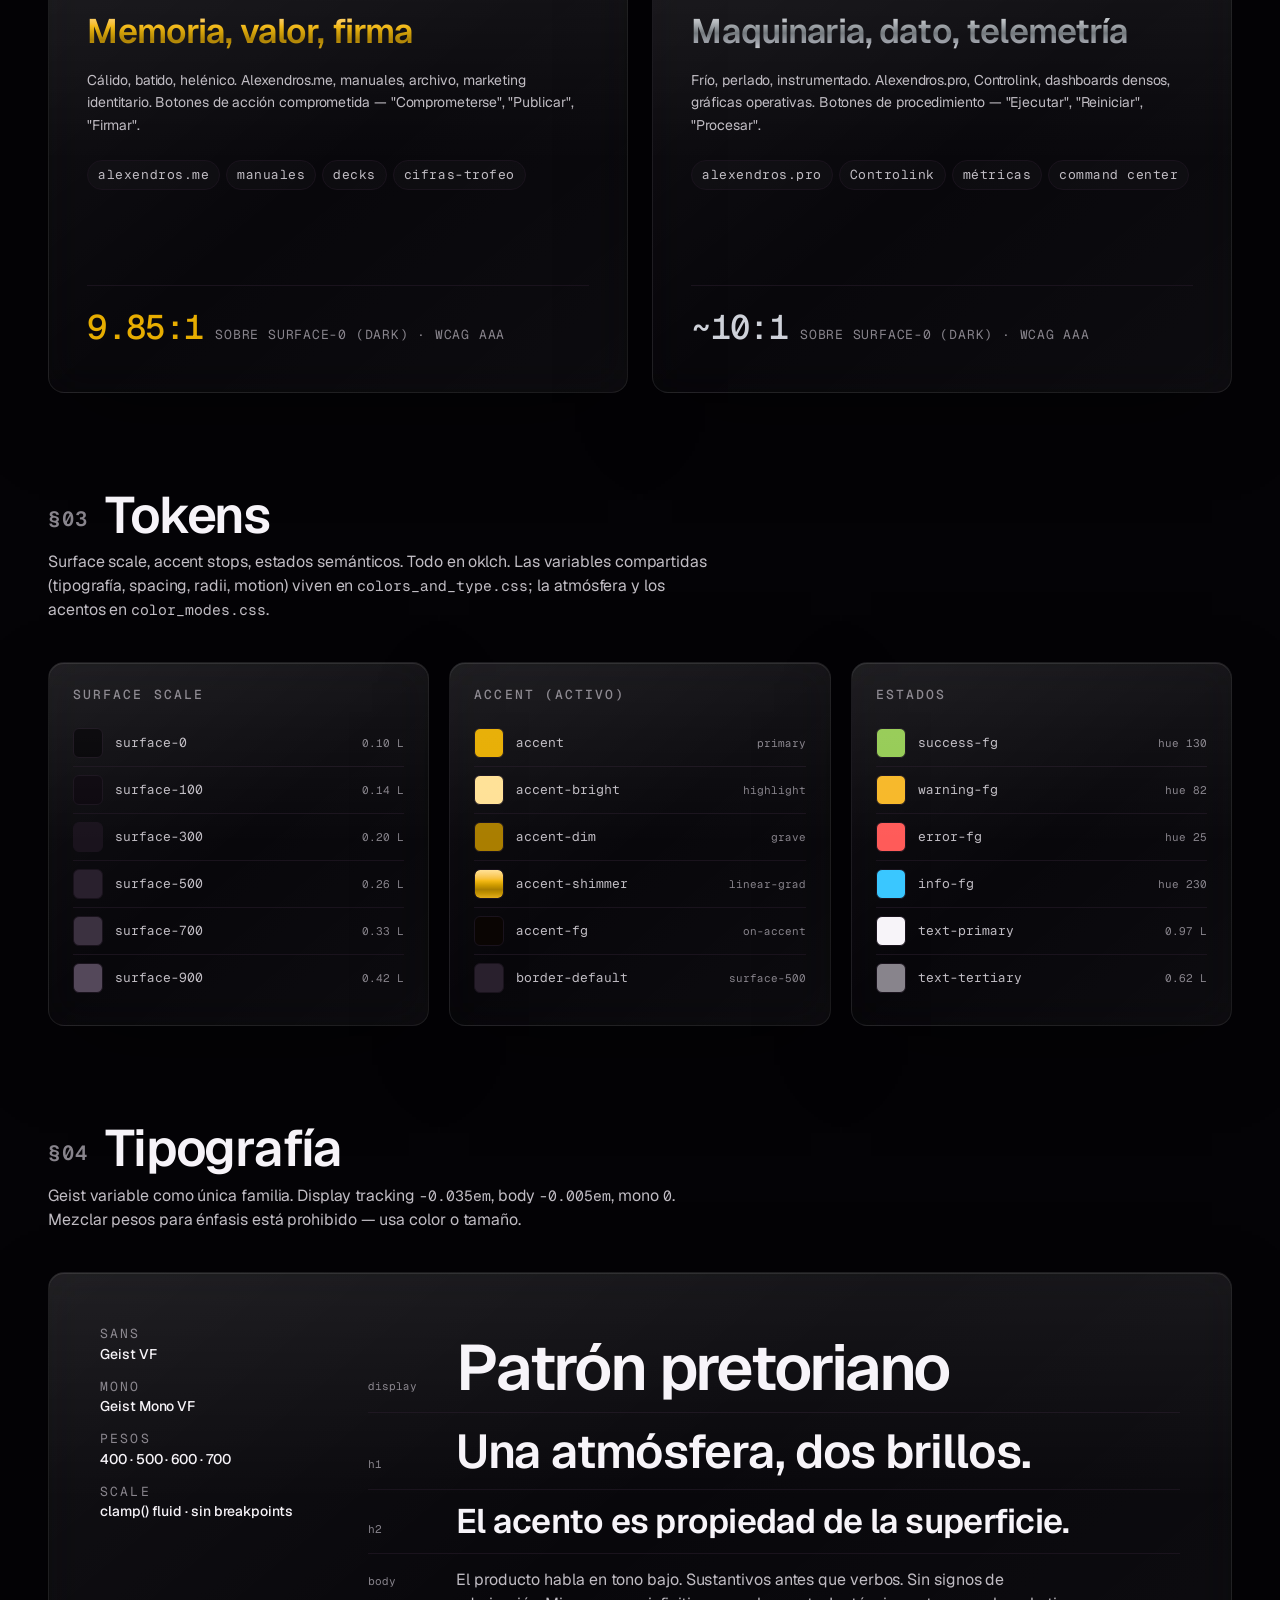
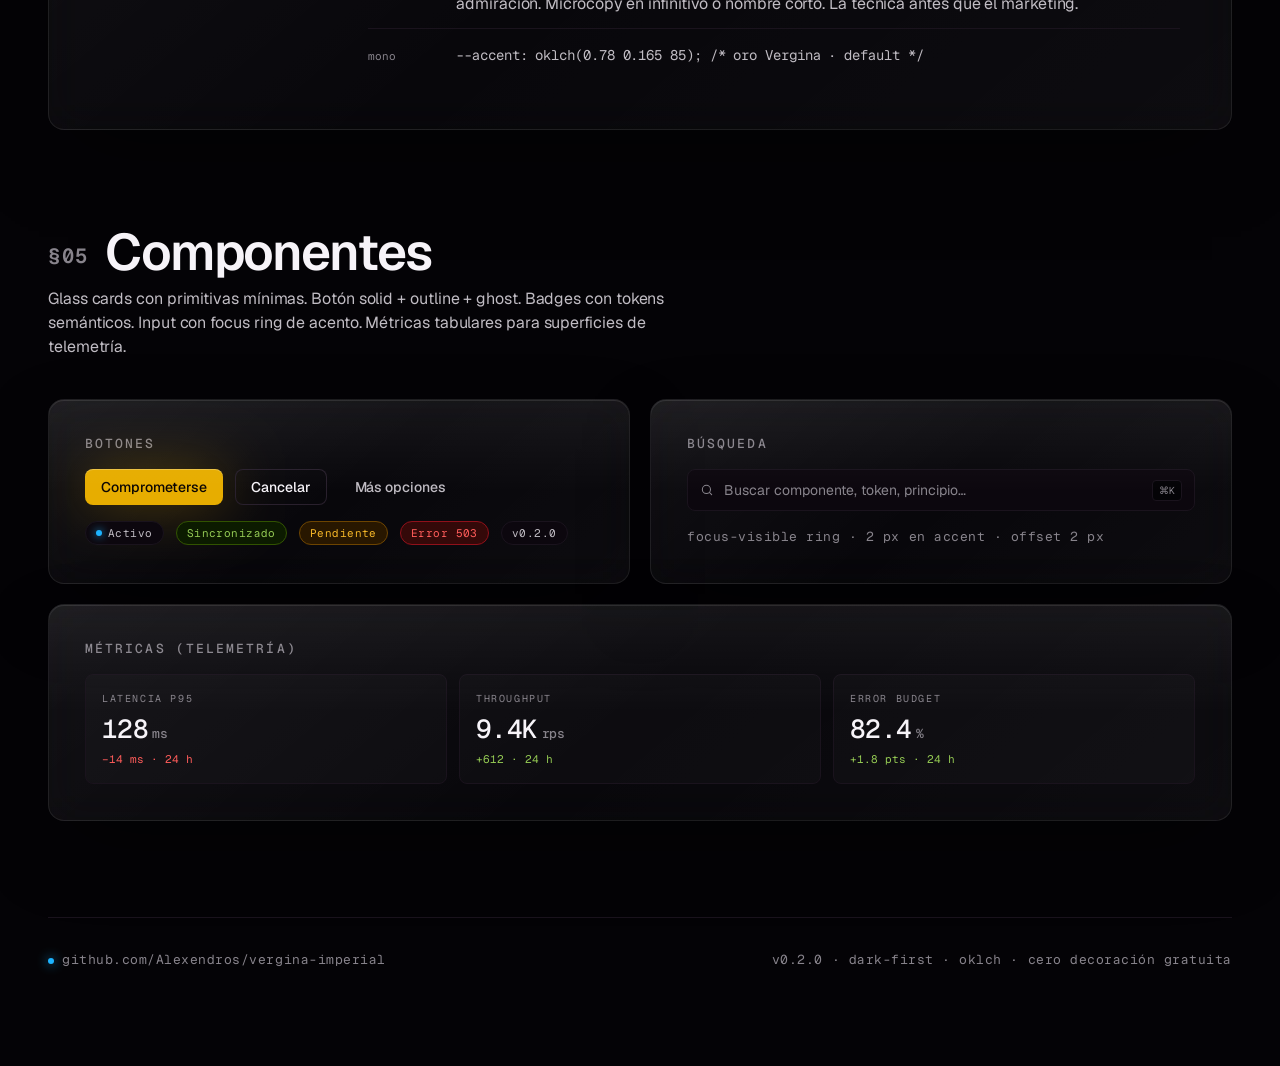
<file: showcase.html>
<!DOCTYPE html>
<html lang="es" data-mode="dark" data-accent="gold">
<head>
<meta charset="utf-8">
<title>Vergina Imperial · Vitrina del sistema</title>
<meta name="viewport" content="width=device-width, initial-scale=1">
<link rel="stylesheet" href="colors_and_type.css?v=0.2.0">
<link rel="stylesheet" href="color_modes.css?v=0.2.0">
<style>
  /* ──────────────────────────────────────────────────────────────────
     Atmósfera (capa fija de página) — púrpura pretoriana en tres focos
     + polvo metálico que reacciona al accent activo.
     ─────────────────────────────────────────────────────────────── */
  html, body { margin: 0; min-height: 100%; }
  body {
    background: var(--color-surface-0);
    color: var(--color-text-primary);
    font-family: var(--font-sans);
    letter-spacing: var(--tracking-body);
    -webkit-font-smoothing: antialiased;
    text-rendering: optimizeLegibility;
    position: relative;
    overflow-x: hidden;
  }

  /* Capa 1 — focos radiales (haze frío + velvet aterciopelado) */
  .atm {
    position: fixed; inset: 0;
    pointer-events: none;
    z-index: 0;
  }
  .atm::before, .atm::after {
    content: ""; position: absolute;
    border-radius: 50%;
    filter: blur(120px);
  }
  .atm::before {
    top: -25vh; left: -10vw;
    width: 75vw; height: 75vw;
    background: radial-gradient(closest-side, var(--atmosphere-haze) 0%, transparent 65%);
    opacity: 0.55;
  }
  .atm::after {
    bottom: -30vh; right: -15vw;
    width: 90vw; height: 90vw;
    background: radial-gradient(closest-side, var(--atmosphere-velvet) 0%, transparent 60%);
    opacity: 0.85;
  }

  /* Capa 2 — chispa de acento que reacciona al data-accent del root */
  .spark {
    position: fixed;
    top: 65vh; right: 18vw;
    width: 320px; height: 320px;
    border-radius: 50%;
    background: var(--accent);
    filter: blur(140px);
    opacity: 0.20;
    pointer-events: none;
    z-index: 0;
    transition: background var(--duration-slower) var(--ease-out-expo),
                opacity var(--duration-slower) var(--ease-out-expo);
  }
  [data-mode="light"] .spark { opacity: 0.40; }

  /* Capa 3 — polvo metálico (radial-gradients tile-eados, mix-blend screen) */
  .dust {
    position: fixed; inset: 0;
    pointer-events: none;
    z-index: 0;
    mix-blend-mode: screen;
    opacity: 0.55;
    background-image:
      radial-gradient(1px 1px at 12% 18%,  var(--accent-bright) 50%, transparent 51%),
      radial-gradient(1px 1px at 78% 22%,  var(--accent-bright) 50%, transparent 51%),
      radial-gradient(1.2px 1.2px at 32% 64%, var(--accent) 50%, transparent 51%),
      radial-gradient(1px 1px at 88% 70%,  var(--accent-bright) 50%, transparent 51%),
      radial-gradient(0.8px 0.8px at 56% 38%, var(--accent-bright) 50%, transparent 51%),
      radial-gradient(1.5px 1.5px at 6% 86%, var(--accent) 50%, transparent 51%),
      radial-gradient(1px 1px at 44% 92%,  var(--accent-bright) 50%, transparent 51%),
      radial-gradient(0.9px 0.9px at 70% 8%, var(--accent) 50%, transparent 51%),
      radial-gradient(1.3px 1.3px at 22% 44%, var(--accent-bright) 50%, transparent 51%),
      radial-gradient(1px 1px at 92% 48%,  var(--accent) 50%, transparent 51%);
    transition: opacity var(--duration-slower) var(--ease-out-expo);
  }
  [data-mode="light"] .dust { opacity: 0.30; mix-blend-mode: multiply; }

  /* Viñeta exterior — sutilísima, ata la atmósfera */
  .vignette {
    position: fixed; inset: 0;
    pointer-events: none;
    z-index: 0;
    background: radial-gradient(120% 120% at 50% 50%,
      transparent 60%, var(--atmosphere-vignette) 100%);
  }

  /* ──────────────────────────────────────────────────────────────────
     Topbar sticky con switches mode + accent
     ─────────────────────────────────────────────────────────────── */
  .topbar {
    position: sticky; top: 0;
    z-index: var(--z-sticky);
    display: flex;
    align-items: center;
    justify-content: space-between;
    gap: var(--space-6);
    padding: var(--space-3) clamp(var(--space-6), 4vw, var(--space-12));
    background: linear-gradient(180deg,
      color-mix(in oklch, var(--color-surface-0) 92%, transparent),
      color-mix(in oklch, var(--color-surface-0) 55%, transparent));
    backdrop-filter: blur(16px) saturate(140%);
    -webkit-backdrop-filter: blur(16px) saturate(140%);
    border-bottom: 1px solid var(--color-border-subtle);
  }
  .brand {
    display: inline-flex;
    align-items: center;
    gap: var(--space-2);
    font-weight: var(--weight-semibold);
    letter-spacing: -0.012em;
    font-size: var(--text-sm);
  }
  .brand svg { color: var(--accent); transition: color var(--duration-slower) var(--ease-out-expo); }
  .brand .mono {
    font-family: var(--font-mono);
    color: var(--color-text-tertiary);
    font-weight: var(--weight-regular);
    margin-left: var(--space-2);
    font-size: var(--text-xs);
    letter-spacing: 0;
  }

  .controls {
    display: inline-flex;
    align-items: center;
    gap: var(--space-3);
  }
  .seg {
    display: inline-flex;
    background: linear-gradient(140deg, oklch(1 0 0 / 0.04), oklch(1 0 0 / 0.01));
    border: 1px solid var(--glass-border);
    border-radius: var(--radius-full);
    padding: 3px;
    box-shadow: var(--shadow-inner-highlight);
  }
  [data-mode="light"] .seg {
    background: linear-gradient(140deg, oklch(1 0 0 / 0.50), oklch(1 0 0 / 0.20));
  }
  .seg button {
    appearance: none;
    border: none;
    background: transparent;
    color: var(--color-text-tertiary);
    font-family: var(--font-mono);
    font-size: var(--text-xs);
    letter-spacing: 0.06em;
    text-transform: uppercase;
    padding: 6px 14px;
    border-radius: var(--radius-full);
    cursor: pointer;
    display: inline-flex;
    align-items: center;
    gap: 6px;
    transition: color var(--duration-fast) var(--ease-out-quart),
                background var(--duration-base) var(--ease-out-expo);
  }
  .seg button:hover { color: var(--color-text-secondary); }
  .seg button[aria-pressed="true"] {
    background: var(--color-surface-200);
    color: var(--color-text-primary);
    box-shadow: inset 0 0 0 1px var(--color-border-default);
  }
  .seg button[aria-pressed="true"] .swatch {
    box-shadow: 0 0 12px var(--accent);
  }
  .seg button:focus-visible {
    outline: 2px solid var(--accent);
    outline-offset: 2px;
  }
  .swatch {
    width: 10px; height: 10px;
    border-radius: 50%;
    background: var(--swatch);
  }

  /* ──────────────────────────────────────────────────────────────────
     Layout
     ─────────────────────────────────────────────────────────────── */
  main {
    position: relative;
    z-index: 1;
    max-width: 1280px;
    margin: 0 auto;
    padding: clamp(48px, 8vw, 128px) clamp(var(--space-6), 5vw, var(--space-12)) var(--space-24);
  }

  .eyebrow {
    font-family: var(--font-mono);
    font-size: var(--text-xs);
    text-transform: uppercase;
    letter-spacing: 0.16em;
    color: var(--accent);
    display: inline-flex;
    align-items: center;
    gap: var(--space-2);
  }
  .eyebrow::before {
    content: "";
    width: 24px; height: 1px;
    background: var(--accent);
    opacity: 0.8;
  }

  h1.display {
    font-family: var(--font-display);
    font-size: clamp(56px, 8vw, 120px);
    font-weight: var(--weight-semibold);
    line-height: 0.96;
    letter-spacing: var(--tracking-display);
    margin: var(--space-4) 0 var(--space-5);
    text-wrap: balance;
    max-width: 18ch;
  }
  h1.display .fade {
    background: linear-gradient(180deg,
      var(--color-text-primary) 25%,
      transparent 95%);
    -webkit-background-clip: text;
    background-clip: text;
    color: transparent;
    -webkit-text-fill-color: transparent;
    display: inline-block;
  }
  .lede {
    font-size: var(--text-xl);
    color: var(--color-text-secondary);
    line-height: 1.5;
    max-width: 60ch;
    text-wrap: pretty;
    margin: 0 0 var(--space-12);
  }

  h2.section {
    font-size: clamp(32px, 4vw, 56px);
    font-weight: var(--weight-semibold);
    letter-spacing: var(--tracking-heading);
    line-height: 1.05;
    margin: var(--space-24) 0 var(--space-2);
    text-wrap: balance;
  }
  h2.section .num {
    font-family: var(--font-mono);
    font-size: 0.4em;
    color: var(--color-text-tertiary);
    margin-right: var(--space-4);
    letter-spacing: 0.08em;
    vertical-align: middle;
  }
  .section-sub {
    font-size: var(--text-base);
    color: var(--color-text-secondary);
    max-width: 60ch;
    margin: 0 0 var(--space-10);
  }

  /* ──────────────────────────────────────────────────────────────────
     Glass card primitive (vive en tokens —glass-bg/border/blur/shadow)
     ─────────────────────────────────────────────────────────────── */
  .glass {
    position: relative;
    background: var(--glass-bg);
    backdrop-filter: var(--glass-blur);
    -webkit-backdrop-filter: var(--glass-blur);
    border: 1px solid var(--glass-border);
    border-radius: var(--radius-xl);
    box-shadow: var(--glass-shadow);
    overflow: hidden;
  }
  .glass::after {
    /* sheen interno superior */
    content: "";
    position: absolute;
    inset: 0 0 auto 0;
    height: 50%;
    background: linear-gradient(180deg,
      oklch(1 0 0 / 0.06) 0%,
      transparent 100%);
    pointer-events: none;
  }
  [data-mode="light"] .glass::after {
    background: linear-gradient(180deg, oklch(1 0 0 / 0.4), transparent);
  }

  /* ──────────────────────────────────────────────────────────────────
     §01 Atmósfera — hero glass panel con ambos brillos
     ─────────────────────────────────────────────────────────────── */
  .hero-panel {
    padding: clamp(32px, 4vw, 56px);
    display: grid;
    grid-template-columns: 1.4fr 1fr;
    gap: clamp(32px, 4vw, 64px);
    margin-top: var(--space-10);
  }
  @media (max-width: 880px) { .hero-panel { grid-template-columns: 1fr; } }

  .principle {
    display: flex;
    gap: var(--space-3);
    align-items: flex-start;
    padding: var(--space-3) 0;
    border-top: 1px solid var(--color-border-subtle);
  }
  .principle:first-of-type { border-top: none; padding-top: 0; }
  .principle .marker {
    flex: none;
    font-family: var(--font-mono);
    font-size: var(--text-xs);
    letter-spacing: 0.08em;
    color: var(--accent);
    width: 28px;
    padding-top: 2px;
    font-variant-numeric: tabular-nums;
  }
  .principle h4 {
    font-size: var(--text-base);
    font-weight: var(--weight-semibold);
    margin: 0 0 4px;
    color: var(--color-text-primary);
    letter-spacing: -0.01em;
  }
  .principle p {
    margin: 0;
    font-size: var(--text-sm);
    color: var(--color-text-secondary);
    line-height: 1.55;
  }

  .hero-aside {
    display: flex;
    flex-direction: column;
    gap: var(--space-5);
  }
  .hero-stat {
    font-family: var(--font-mono);
    font-size: clamp(64px, 8vw, 112px);
    font-weight: var(--weight-medium);
    line-height: 0.9;
    letter-spacing: -0.04em;
    background: var(--accent-shimmer);
    -webkit-background-clip: text;
    background-clip: text;
    color: transparent;
    -webkit-text-fill-color: transparent;
    font-variant-numeric: tabular-nums;
  }
  .hero-stat-cap {
    font-size: var(--text-sm);
    color: var(--color-text-secondary);
    line-height: 1.55;
    max-width: 32ch;
  }
  .hero-stat-cap strong { color: var(--color-text-primary); font-weight: var(--weight-semibold); }

  /* ──────────────────────────────────────────────────────────────────
     §02 Brillos lado a lado — dos paneles glass, gold ↔ titanium
     ─────────────────────────────────────────────────────────────── */
  .brillos {
    display: grid;
    grid-template-columns: 1fr 1fr;
    gap: var(--space-6);
    margin-top: var(--space-8);
  }
  @media (max-width: 880px) { .brillos { grid-template-columns: 1fr; } }

  .brillo-card {
    padding: clamp(24px, 3vw, 40px);
    display: flex;
    flex-direction: column;
    gap: var(--space-4);
    min-height: 380px;
  }
  .brillo-card .label {
    font-family: var(--font-mono);
    font-size: var(--text-xs);
    letter-spacing: 0.16em;
    text-transform: uppercase;
    color: var(--brillo-accent);
  }
  .brillo-card h3 {
    font-size: var(--text-3xl);
    font-weight: var(--weight-semibold);
    margin: 0;
    letter-spacing: -0.025em;
    background: var(--brillo-shimmer);
    -webkit-background-clip: text;
    background-clip: text;
    color: transparent;
    -webkit-text-fill-color: transparent;
  }
  .brillo-card p {
    margin: 0;
    color: var(--color-text-secondary);
    font-size: var(--text-sm);
    line-height: 1.6;
  }
  .brillo-card .uses {
    display: flex;
    flex-wrap: wrap;
    gap: 6px;
    margin-top: var(--space-2);
  }
  .brillo-card .chip {
    font-family: var(--font-mono);
    font-size: var(--text-xs);
    letter-spacing: 0.04em;
    color: var(--color-text-secondary);
    padding: 4px 10px;
    border: 1px solid var(--color-border-subtle);
    border-radius: var(--radius-full);
    background: oklch(1 0 0 / 0.02);
  }
  [data-mode="light"] .brillo-card .chip { background: oklch(1 0 0 / 0.4); }

  .brillo-card .ratio {
    margin-top: auto;
    display: flex;
    align-items: baseline;
    gap: var(--space-3);
    padding-top: var(--space-4);
    border-top: 1px solid var(--color-border-subtle);
  }
  .brillo-card .ratio-num {
    font-family: var(--font-mono);
    font-size: var(--text-3xl);
    font-weight: var(--weight-medium);
    font-variant-numeric: tabular-nums;
    color: var(--brillo-accent);
    letter-spacing: -0.02em;
  }
  .brillo-card .ratio-cap {
    font-family: var(--font-mono);
    font-size: var(--text-xs);
    letter-spacing: 0.06em;
    text-transform: uppercase;
    color: var(--color-text-tertiary);
  }

  /* Carda dedicada GOLD ignora el accent activo */
  .brillo-card.gold {
    --brillo-accent: oklch(0.78 0.165 85);
    --brillo-shimmer: linear-gradient(180deg,
      oklch(0.92 0.10 88) 0%,
      oklch(0.82 0.165 85) 38%,
      oklch(0.62 0.13 85) 70%,
      oklch(0.78 0.155 85) 100%);
  }
  .brillo-card.titanium {
    --brillo-accent: oklch(0.86 0.012 270);
    --brillo-shimmer: linear-gradient(180deg,
      oklch(0.95 0.005 270) 0%,
      oklch(0.78 0.008 250) 30%,
      oklch(0.55 0.010 240) 55%,
      oklch(0.72 0.012 270) 78%,
      oklch(0.92 0.006 270) 100%);
  }
  [data-mode="light"] .brillo-card.gold {
    --brillo-accent: oklch(0.44 0.15 72);
    --brillo-shimmer: linear-gradient(180deg,
      oklch(0.66 0.15 78) 0%,
      oklch(0.50 0.16 75) 50%,
      oklch(0.38 0.14 70) 100%);
  }
  [data-mode="light"] .brillo-card.titanium {
    --brillo-accent: oklch(0.42 0.014 255);
    --brillo-shimmer: linear-gradient(180deg,
      oklch(0.62 0.012 270) 0%,
      oklch(0.42 0.014 255) 50%,
      oklch(0.30 0.014 250) 100%);
  }

  /* ──────────────────────────────────────────────────────────────────
     §03 Tokens — surface scale + accent stops + state colors
     ─────────────────────────────────────────────────────────────── */
  .tokens {
    display: grid;
    grid-template-columns: repeat(3, 1fr);
    gap: var(--space-5);
    margin-top: var(--space-6);
  }
  @media (max-width: 980px) { .tokens { grid-template-columns: 1fr; } }

  .token-group {
    padding: var(--space-6);
  }
  .token-group h4 {
    font-family: var(--font-mono);
    font-size: var(--text-xs);
    letter-spacing: 0.16em;
    text-transform: uppercase;
    color: var(--color-text-tertiary);
    margin: 0 0 var(--space-4);
    font-weight: var(--weight-medium);
  }
  .swatch-row {
    display: flex;
    align-items: center;
    gap: var(--space-3);
    padding: 8px 0;
    border-bottom: 1px solid var(--color-border-subtle);
    font-size: var(--text-sm);
  }
  .swatch-row:last-child { border-bottom: none; }
  .swatch-row .chip {
    width: 28px; height: 28px;
    border-radius: var(--radius-sm);
    border: 1px solid var(--color-border-subtle);
    flex: none;
  }
  .swatch-row .name {
    font-family: var(--font-mono);
    font-size: var(--text-xs);
    color: var(--color-text-secondary);
    letter-spacing: 0;
  }
  .swatch-row .val {
    margin-left: auto;
    font-family: var(--font-mono);
    font-size: 11px;
    color: var(--color-text-tertiary);
    letter-spacing: 0;
  }

  /* ──────────────────────────────────────────────────────────────────
     §04 Tipografía — specimen
     ─────────────────────────────────────────────────────────────── */
  .type-specimen {
    padding: clamp(28px, 4vw, 56px);
    margin-top: var(--space-8);
    display: grid;
    grid-template-columns: 220px 1fr;
    gap: var(--space-12);
  }
  @media (max-width: 880px) { .type-specimen { grid-template-columns: 1fr; gap: var(--space-6); } }

  .type-meta {
    display: flex;
    flex-direction: column;
    gap: var(--space-3);
  }
  .type-meta .key {
    font-family: var(--font-mono);
    font-size: var(--text-xs);
    text-transform: uppercase;
    letter-spacing: 0.16em;
    color: var(--color-text-tertiary);
  }
  .type-meta .val {
    font-size: var(--text-sm);
    color: var(--color-text-primary);
    font-weight: var(--weight-medium);
  }

  .specimen-row {
    display: flex;
    align-items: baseline;
    gap: var(--space-4);
    padding: var(--space-3) 0;
    border-bottom: 1px solid var(--color-border-subtle);
  }
  .specimen-row:last-child { border-bottom: none; }
  .specimen-row .tag {
    flex: none;
    width: 72px;
    font-family: var(--font-mono);
    font-size: 11px;
    color: var(--color-text-tertiary);
    letter-spacing: 0;
    padding-top: 0.6em;
  }
  .specimen-row .sample {
    flex: 1;
    color: var(--color-text-primary);
    text-wrap: balance;
  }
  .specimen-row.display .sample { font-size: clamp(40px, 5vw, 72px); font-weight: var(--weight-semibold); letter-spacing: var(--tracking-display); line-height: 1; }
  .specimen-row.h1 .sample { font-size: var(--text-4xl); font-weight: var(--weight-semibold); letter-spacing: var(--tracking-heading); line-height: 1.1; }
  .specimen-row.h2 .sample { font-size: var(--text-3xl); font-weight: var(--weight-semibold); letter-spacing: var(--tracking-heading); line-height: 1.15; }
  .specimen-row.body .sample { font-size: var(--text-base); color: var(--color-text-secondary); line-height: 1.5; }
  .specimen-row.mono .sample { font-family: var(--font-mono); font-size: var(--text-sm); color: var(--color-text-secondary); }

  /* ──────────────────────────────────────────────────────────────────
     §05 Componentes — botones, badge, input, kbd
     ─────────────────────────────────────────────────────────────── */
  .components {
    margin-top: var(--space-8);
    display: grid;
    grid-template-columns: 1fr 1fr;
    gap: var(--space-5);
  }
  @media (max-width: 880px) { .components { grid-template-columns: 1fr; } }

  .component-card {
    padding: clamp(24px, 3vw, 36px);
    display: flex;
    flex-direction: column;
    gap: var(--space-4);
  }
  .component-card h4 {
    font-family: var(--font-mono);
    font-size: var(--text-xs);
    letter-spacing: 0.16em;
    text-transform: uppercase;
    color: var(--color-text-tertiary);
    margin: 0;
    font-weight: var(--weight-medium);
  }
  .component-card .row {
    display: flex;
    flex-wrap: wrap;
    gap: var(--space-3);
    align-items: center;
  }

  /* Buttons */
  .btn {
    appearance: none;
    border: none;
    cursor: pointer;
    font-family: var(--font-sans);
    font-size: var(--text-sm);
    font-weight: var(--weight-medium);
    letter-spacing: -0.005em;
    height: 36px;
    padding: 0 var(--space-4);
    border-radius: var(--radius-md);
    display: inline-flex;
    align-items: center;
    gap: var(--space-2);
    transition:
      background var(--duration-fast) var(--ease-out-quart),
      color var(--duration-fast) var(--ease-out-quart),
      box-shadow var(--duration-base) var(--ease-out-expo),
      transform var(--duration-fast) var(--ease-out-quart);
  }
  .btn-solid {
    background: var(--accent);
    color: var(--accent-fg);
    box-shadow: var(--shadow-glow-accent), inset 0 1px 0 oklch(1 0 0 / 0.25);
  }
  .btn-solid:hover { filter: brightness(1.06); }
  .btn-outline {
    background: transparent;
    color: var(--color-text-primary);
    box-shadow: inset 0 0 0 1px var(--color-border-default);
  }
  .btn-outline:hover { background: var(--color-surface-100); }
  .btn-ghost {
    background: transparent;
    color: var(--color-text-secondary);
  }
  .btn-ghost:hover { color: var(--color-text-primary); background: var(--color-surface-100); }
  .btn:focus-visible {
    outline: 2px solid var(--accent);
    outline-offset: 2px;
  }

  /* Badge */
  .badge {
    display: inline-flex;
    align-items: center;
    gap: 6px;
    height: 22px;
    padding: 0 10px;
    border-radius: var(--radius-full);
    font-family: var(--font-mono);
    font-size: 11px;
    letter-spacing: 0.04em;
    border: 1px solid var(--color-border-subtle);
    color: var(--color-text-secondary);
    background: var(--color-surface-100);
  }
  /* "Activo" — neutro como un badge normal, pero con piloto azul eléctrico.
     El azul vive solo en el dot ::before; texto, borde y fondo siguen
     el sistema neutro v0.2.0. */
  .badge.accent {
    --active-blue: oklch(0.74 0.18 245);
    color: var(--color-text-secondary);
    border-color: var(--color-border-subtle);
    background: var(--color-surface-100);
  }
  [data-mode="light"] .badge.accent {
    --active-blue: oklch(0.46 0.20 250);
  }
  .badge.accent::before {
    content: "";
    width: 6px; height: 6px;
    border-radius: 50%;
    background: var(--active-blue);
    box-shadow: 0 0 8px var(--active-blue);
  }
  .badge.success { color: var(--color-success-fg); border-color: var(--color-success-border); background: var(--color-success-bg); }
  .badge.warning { color: var(--color-warning-fg); border-color: var(--color-warning-border); background: var(--color-warning-bg); }
  .badge.error   { color: var(--color-error-fg);   border-color: var(--color-error-border);   background: var(--color-error-bg); }

  /* Input */
  .input-wrap {
    display: flex;
    align-items: center;
    gap: var(--space-2);
    height: 40px;
    padding: 0 var(--space-3);
    background: var(--color-surface-100);
    border: 1px solid var(--color-border-subtle);
    border-radius: var(--radius-md);
    transition: border-color var(--duration-fast) var(--ease-out-quart),
                box-shadow var(--duration-fast) var(--ease-out-quart);
  }
  .input-wrap:focus-within {
    border-color: var(--accent);
    box-shadow: 0 0 0 3px color-mix(in oklch, var(--accent) 25%, transparent);
  }
  .input-wrap svg { color: var(--color-text-tertiary); flex: none; }
  .input-wrap input {
    appearance: none;
    border: none;
    background: transparent;
    outline: none;
    color: var(--color-text-primary);
    font-family: var(--font-sans);
    font-size: var(--text-sm);
    width: 100%;
  }
  .input-wrap input::placeholder { color: var(--color-text-tertiary); }
  .input-wrap kbd {
    font-family: var(--font-mono);
    font-size: 10px;
    color: var(--color-text-tertiary);
    border: 1px solid var(--color-border-subtle);
    border-radius: var(--radius-xs);
    padding: 2px 6px;
    background: var(--color-surface-0);
    letter-spacing: 0;
  }

  /* Metric panel (titanium-like demo) */
  .metric-grid {
    display: grid;
    grid-template-columns: repeat(3, 1fr);
    gap: var(--space-3);
  }
  .metric {
    padding: var(--space-4);
    border: 1px solid var(--color-border-subtle);
    border-radius: var(--radius-md);
    background: oklch(1 0 0 / 0.02);
  }
  [data-mode="light"] .metric { background: oklch(1 0 0 / 0.4); }
  .metric .k {
    font-family: var(--font-mono);
    font-size: 10px;
    letter-spacing: 0.16em;
    text-transform: uppercase;
    color: var(--color-text-tertiary);
  }
  .metric .v {
    font-family: var(--font-mono);
    font-size: var(--text-2xl);
    font-weight: var(--weight-medium);
    font-variant-numeric: tabular-nums;
    color: var(--color-text-primary);
    letter-spacing: -0.02em;
    margin-top: 4px;
  }
  .metric .delta {
    font-family: var(--font-mono);
    font-size: 11px;
    letter-spacing: 0;
    margin-top: 2px;
  }
  .metric .delta.up   { color: var(--color-success-fg); }
  .metric .delta.down { color: var(--color-error-fg); }

  /* ──────────────────────────────────────────────────────────────────
     Footer
     ─────────────────────────────────────────────────────────────── */
  footer {
    margin-top: var(--space-24);
    padding-top: var(--space-8);
    border-top: 1px solid var(--color-border-subtle);
    display: flex;
    justify-content: space-between;
    align-items: center;
    gap: var(--space-4);
    color: var(--color-text-tertiary);
    font-family: var(--font-mono);
    font-size: var(--text-xs);
    letter-spacing: 0.04em;
  }
  footer .dot {
    /* piloto azul de "Activo" — independiente del accent (oro/titanio). */
    --active-blue: oklch(0.74 0.18 245);
    width: 6px; height: 6px;
    border-radius: 50%;
    background: var(--active-blue);
    box-shadow: 0 0 12px var(--active-blue);
    display: inline-block;
    margin-right: 8px;
  }
  [data-mode="light"] footer .dot { --active-blue: oklch(0.46 0.20 250); }

</style>
</head>
<body>
  <!-- Atmósfera global -->
  <div class="atm" aria-hidden="true"></div>
  <div class="spark" aria-hidden="true"></div>
  <div class="dust" aria-hidden="true"></div>
  <div class="vignette" aria-hidden="true"></div>

  <!-- Topbar -->
  <header class="topbar">
    <div class="brand">
      <svg width="22" height="22" viewBox="0 0 48 48" fill="none">
        <path d="M10 38 L24 10 L38 38" stroke="currentColor" stroke-width="3" stroke-linecap="round" stroke-linejoin="round"/>
        <path d="M16 28 L32 28" stroke="currentColor" stroke-width="3" stroke-linecap="round"/>
        <circle cx="24" cy="10" r="2.25" fill="currentColor"/>
      </svg>
      <span>Vergina Imperial</span>
      <span class="mono">v0.2.0 · vitrina</span>
    </div>

    <div class="controls">
      <div class="seg" role="radiogroup" aria-label="Modo">
        <button data-set="mode" data-val="dark"  aria-pressed="true">Dark</button>
        <button data-set="mode" data-val="light" aria-pressed="false">Light</button>
      </div>
      <div class="seg" role="radiogroup" aria-label="Acento">
        <button data-set="accent" data-val="gold"     aria-pressed="true">
          <span class="swatch" style="--swatch: oklch(0.78 0.165 85)"></span> Oro
        </button>
        <button data-set="accent" data-val="titanium" aria-pressed="false">
          <span class="swatch" style="--swatch: oklch(0.86 0.012 270)"></span> Titanio
        </button>
      </div>
    </div>
  </header>

  <main>
    <div class="eyebrow">Manual de Diseño · Alexendros</div>
    <h1 class="display">Una atmósfera. Dos brillos. <span class="fade">Un sistema.</span></h1>
    <p class="lede">Vergina Imperial es un sistema dark-first, oklch nativo y cero decoración gratuita. La atmósfera púrpura habita el fondo; los acentos en oro Vergina o titanio metalizado pintan la marca. El glass es el plano por defecto — la atmósfera atraviesa cada panel.</p>

    <!-- §01 — Atmósfera & principios -->
    <h2 class="section"><span class="num">§01</span>Atmósfera</h2>
    <p class="section-sub">Tres capas radiales sobre <code style="font-family:var(--font-mono)">surface-0</code>: haze frío, velvet aterciopelado, viñeta. Encima, polvo metálico que reacciona al accent activo. Cambia el switch de arriba — el polvo cambia de color contigo.</p>

    <div class="glass hero-panel">
      <div>
        <div class="principle">
          <span class="marker">01</span>
          <div>
            <h4>Dark-first, no dark-también</h4>
            <p>El sistema se diseña para fondo oscuro. Light es traducción material — alabastro tintado en púrpura, no inversión simétrica.</p>
          </div>
        </div>
        <div class="principle">
          <span class="marker">02</span>
          <div>
            <h4>Profundidad por luminosidad</h4>
            <p>+0.02 L entre superficies. Sombras solo en overlays. Cards heredan profundidad del paso de luz, no del drop shadow.</p>
          </div>
        </div>
        <div class="principle">
          <span class="marker">03</span>
          <div>
            <h4>La atmósfera atraviesa el cristal</h4>
            <p>Glass por defecto. Plano solo cuando la densidad lo exige. Nunca blur sobre vacío.</p>
          </div>
        </div>
        <div class="principle">
          <span class="marker">04</span>
          <div>
            <h4>Movimiento con intención</h4>
            <p>Easings custom: out-expo, out-quart, spring. Default <code style="font-family:var(--font-mono)">ease-in-out</code> prohibido. 80–240 ms.</p>
          </div>
        </div>
      </div>

      <div class="hero-aside">
        <div class="hero-stat">+0.02</div>
        <div class="hero-stat-cap">El átomo de elevación. <strong>Cada superficie</strong> sube exactamente dos centésimas de luminosidad sobre la anterior. La profundidad se construye por luz — no por sombra.</div>
        <div class="hero-stat">9.85<span style="font-size:.5em; color:var(--color-text-secondary);">:1</span></div>
        <div class="hero-stat-cap">Contraste del oro Vergina sobre <strong>surface-0</strong>. Pasa AAA body sin ajuste — la marca pinta y escribe con el mismo token en dark.</div>
      </div>
    </div>

    <!-- §02 — Brillos -->
    <h2 class="section"><span class="num">§02</span>Dos brillos</h2>
    <p class="section-sub">El acento es propiedad de la <strong>superficie</strong>, no del componente. Una vista entera vive en un metal. La elección la fija el dominio del producto, no el switch del usuario.</p>

    <div class="brillos">
      <div class="glass brillo-card gold">
        <div class="label">Oro Vergina · hue 85</div>
        <h3>Memoria, valor, firma</h3>
        <p>Cálido, batido, helénico. Alexendros.me, manuales, archivo, marketing identitario. Botones de acción comprometida — "Comprometerse", "Publicar", "Firmar".</p>
        <div class="uses">
          <span class="chip">alexendros.me</span>
          <span class="chip">manuales</span>
          <span class="chip">decks</span>
          <span class="chip">cifras-trofeo</span>
        </div>
        <div class="ratio">
          <div class="ratio-num">9.85:1</div>
          <div class="ratio-cap">sobre surface-0 (dark) · WCAG AAA</div>
        </div>
      </div>

      <div class="glass brillo-card titanium">
        <div class="label">Titanio · hue 270 · chroma ≤ 0.012</div>
        <h3>Maquinaria, dato, telemetría</h3>
        <p>Frío, perlado, instrumentado. Alexendros.pro, Controlink, dashboards densos, gráficas operativas. Botones de procedimiento — "Ejecutar", "Reiniciar", "Procesar".</p>
        <div class="uses">
          <span class="chip">alexendros.pro</span>
          <span class="chip">Controlink</span>
          <span class="chip">métricas</span>
          <span class="chip">command center</span>
        </div>
        <div class="ratio">
          <div class="ratio-num">~10:1</div>
          <div class="ratio-cap">sobre surface-0 (dark) · WCAG AAA</div>
        </div>
      </div>
    </div>

    <!-- §03 — Tokens -->
    <h2 class="section"><span class="num">§03</span>Tokens</h2>
    <p class="section-sub">Surface scale, accent stops, estados semánticos. Todo en oklch. Las variables compartidas (tipografía, spacing, radii, motion) viven en <code style="font-family:var(--font-mono)">colors_and_type.css</code>; la atmósfera y los acentos en <code style="font-family:var(--font-mono)">color_modes.css</code>.</p>

    <div class="tokens">
      <div class="glass token-group">
        <h4>Surface scale</h4>
        <div class="swatch-row"><span class="chip" style="background: var(--color-surface-0)"></span><span class="name">surface-0</span><span class="val">0.10 L</span></div>
        <div class="swatch-row"><span class="chip" style="background: var(--color-surface-100)"></span><span class="name">surface-100</span><span class="val">0.14 L</span></div>
        <div class="swatch-row"><span class="chip" style="background: var(--color-surface-300)"></span><span class="name">surface-300</span><span class="val">0.20 L</span></div>
        <div class="swatch-row"><span class="chip" style="background: var(--color-surface-500)"></span><span class="name">surface-500</span><span class="val">0.26 L</span></div>
        <div class="swatch-row"><span class="chip" style="background: var(--color-surface-700)"></span><span class="name">surface-700</span><span class="val">0.33 L</span></div>
        <div class="swatch-row"><span class="chip" style="background: var(--color-surface-900)"></span><span class="name">surface-900</span><span class="val">0.42 L</span></div>
      </div>

      <div class="glass token-group">
        <h4>Accent (activo)</h4>
        <div class="swatch-row"><span class="chip" style="background: var(--accent)"></span><span class="name">accent</span><span class="val">primary</span></div>
        <div class="swatch-row"><span class="chip" style="background: var(--accent-bright)"></span><span class="name">accent-bright</span><span class="val">highlight</span></div>
        <div class="swatch-row"><span class="chip" style="background: var(--accent-dim)"></span><span class="name">accent-dim</span><span class="val">grave</span></div>
        <div class="swatch-row"><span class="chip" style="background: var(--accent-shimmer); background-clip: padding-box;"></span><span class="name">accent-shimmer</span><span class="val">linear-grad</span></div>
        <div class="swatch-row"><span class="chip" style="background: var(--accent-fg)"></span><span class="name">accent-fg</span><span class="val">on-accent</span></div>
        <div class="swatch-row"><span class="chip" style="background: var(--color-border-default)"></span><span class="name">border-default</span><span class="val">surface-500</span></div>
      </div>

      <div class="glass token-group">
        <h4>Estados</h4>
        <div class="swatch-row"><span class="chip" style="background: var(--color-success-fg)"></span><span class="name">success-fg</span><span class="val">hue 130</span></div>
        <div class="swatch-row"><span class="chip" style="background: var(--color-warning-fg)"></span><span class="name">warning-fg</span><span class="val">hue 82</span></div>
        <div class="swatch-row"><span class="chip" style="background: var(--color-error-fg)"></span><span class="name">error-fg</span><span class="val">hue 25</span></div>
        <div class="swatch-row"><span class="chip" style="background: var(--color-info-fg)"></span><span class="name">info-fg</span><span class="val">hue 230</span></div>
        <div class="swatch-row"><span class="chip" style="background: var(--color-text-primary)"></span><span class="name">text-primary</span><span class="val">0.97 L</span></div>
        <div class="swatch-row"><span class="chip" style="background: var(--color-text-tertiary)"></span><span class="name">text-tertiary</span><span class="val">0.62 L</span></div>
      </div>
    </div>

    <!-- §04 — Tipografía -->
    <h2 class="section"><span class="num">§04</span>Tipografía</h2>
    <p class="section-sub">Geist variable como única familia. Display tracking <code style="font-family:var(--font-mono)">-0.035em</code>, body <code style="font-family:var(--font-mono)">-0.005em</code>, mono <code style="font-family:var(--font-mono)">0</code>. Mezclar pesos para énfasis está prohibido — usa color o tamaño.</p>

    <div class="glass type-specimen">
      <div class="type-meta">
        <div>
          <div class="key">Sans</div>
          <div class="val">Geist VF</div>
        </div>
        <div>
          <div class="key">Mono</div>
          <div class="val">Geist Mono VF</div>
        </div>
        <div>
          <div class="key">Pesos</div>
          <div class="val">400 · 500 · 600 · 700</div>
        </div>
        <div>
          <div class="key">Scale</div>
          <div class="val">clamp() fluid · sin breakpoints</div>
        </div>
      </div>

      <div>
        <div class="specimen-row display"><span class="tag">display</span><span class="sample">Patrón pretoriano</span></div>
        <div class="specimen-row h1"><span class="tag">h1</span><span class="sample">Una atmósfera, dos brillos.</span></div>
        <div class="specimen-row h2"><span class="tag">h2</span><span class="sample">El acento es propiedad de la superficie.</span></div>
        <div class="specimen-row body"><span class="tag">body</span><span class="sample">El producto habla en tono bajo. Sustantivos antes que verbos. Sin signos de admiración. Microcopy en infinitivo o nombre corto. La técnica antes que el marketing.</span></div>
        <div class="specimen-row mono"><span class="tag">mono</span><span class="sample">--accent: oklch(0.78 0.165 85);  /* oro Vergina · default */</span></div>
      </div>
    </div>

    <!-- §05 — Componentes -->
    <h2 class="section"><span class="num">§05</span>Componentes</h2>
    <p class="section-sub">Glass cards con primitivas mínimas. Botón solid + outline + ghost. Badges con tokens semánticos. Input con focus ring de acento. Métricas tabulares para superficies de telemetría.</p>

    <div class="components">
      <div class="glass component-card">
        <h4>Botones</h4>
        <div class="row">
          <button class="btn btn-solid">Comprometerse</button>
          <button class="btn btn-outline">Cancelar</button>
          <button class="btn btn-ghost">Más opciones</button>
        </div>
        <div class="row">
          <span class="badge accent">Activo</span>
          <span class="badge success">Sincronizado</span>
          <span class="badge warning">Pendiente</span>
          <span class="badge error">Error 503</span>
          <span class="badge">v0.2.0</span>
        </div>
      </div>

      <div class="glass component-card">
        <h4>Búsqueda</h4>
        <label class="input-wrap">
          <svg width="14" height="14" viewBox="0 0 24 24" fill="none" stroke="currentColor" stroke-width="1.75" stroke-linecap="round" stroke-linejoin="round">
            <circle cx="11" cy="11" r="7"/>
            <path d="m20 20-3.5-3.5"/>
          </svg>
          <input type="text" placeholder="Buscar componente, token, principio…"/>
          <kbd>⌘K</kbd>
        </label>
        <p style="margin:0; color: var(--color-text-tertiary); font-size: var(--text-xs); font-family: var(--font-mono); letter-spacing: 0.04em;">focus-visible ring · 2 px en accent · offset 2 px</p>
      </div>

      <div class="glass component-card" style="grid-column: 1 / -1;">
        <h4>Métricas (telemetría)</h4>
        <div class="metric-grid">
          <div class="metric">
            <div class="k">Latencia p95</div>
            <div class="v">128<span style="font-size:.5em; color:var(--color-text-tertiary); margin-left:4px;">ms</span></div>
            <div class="delta down">−14 ms · 24 h</div>
          </div>
          <div class="metric">
            <div class="k">Throughput</div>
            <div class="v">9.4K<span style="font-size:.5em; color:var(--color-text-tertiary); margin-left:4px;">rps</span></div>
            <div class="delta up">+612 · 24 h</div>
          </div>
          <div class="metric">
            <div class="k">Error budget</div>
            <div class="v">82.4<span style="font-size:.5em; color:var(--color-text-tertiary); margin-left:4px;">%</span></div>
            <div class="delta up">+1.8 pts · 24 h</div>
          </div>
        </div>
      </div>
    </div>

    <footer>
      <div><span class="dot"></span>github.com/Alexendros/vergina-imperial</div>
      <div>v0.2.0 · dark-first · oklch · cero decoración gratuita</div>
    </footer>
  </main>

  <script>
    // Switches mode + accent — escriben data-attrs en <html>.
    const root = document.documentElement;
    document.querySelectorAll('.seg button').forEach(btn => {
      btn.addEventListener('click', () => {
        const k = btn.dataset.set, v = btn.dataset.val;
        root.dataset[k] = v;
        // Update aria-pressed across the group
        btn.parentElement.querySelectorAll('button').forEach(b =>
          b.setAttribute('aria-pressed', b === btn ? 'true' : 'false')
        );
      });
    });
  </script>
</body>
</html>
</file>
<file: colors_and_type.css>
/* =========================================================================
   Manual de Diseño · Vergina Imperial — Core Tokens (v0.2.2)
   =========================================================================
   Dark-first. oklch throughout. No gratuitous decoration.

   Sistema unificado:
     · Una atmósfera (púrpura pretoriana) — definida en color_modes.css
     · Dos acentos metálicos: oro Vergina (default) | titanio
     · Variables compartidas (tipografía, spacing, radii, motion) aquí

   Activación: data-mode="deep|bright" + data-accent="gold|titanium" en root.
   Defaults: deep + gold. (Los aliases dark|light siguen aceptados.)

   v0.2.2 (2026-04-26) — Tipografía unificada en Inter Variable.
   Outfit/Bricolage Grotesque/Manrope descatalogados como display y body sans.
   ========================================================================= */

/* ---------- Webfonts ------------------------------------------------ */
/* Inter Variable + JetBrains Mono — Google Fonts (CDN).
   Importadas via <link> en index.html / Atelier de Revisión.html (consumers
   Next.js usan next/font/google; ver SKILL.md snippet canónico).
   Inter cubre display + sans (misma familia, weights 400-900). Anti-aliasing
   excelente en pantallas no-retina; ligaduras + alts (cv05, cv11, ss01, ss02).
   Geist queda como último fallback local para arranque sin red. */

@font-face {
  font-family: "Geist";
  src: url("fonts/GeistVF.woff2") format("woff2-variations");
  font-weight: 100 900;
  font-style: normal;
  font-display: swap;
}

@font-face {
  font-family: "Geist Mono";
  src: url("fonts/GeistMonoVF.woff2") format("woff2-variations");
  font-weight: 100 900;
  font-style: normal;
  font-display: swap;
}

:root {
  /* =====================================================================
     1. COLOR — la atmósfera y los acentos viven en color_modes.css.
     Aquí solo declaramos info semántico (hue 230) que es independiente
     del acento elegido.
     ===================================================================== */

  --color-info-fg:        oklch(0.78 0.14 230);
  --color-info-bg:        oklch(0.20 0.05 230);
  --color-info-border:    oklch(0.40 0.10 230);

  /* =====================================================================
     2. TYPOGRAPHY — families + fluid scale
     ===================================================================== */

  --font-sans: "Inter", "Inter Variable", -apple-system, BlinkMacSystemFont, "Segoe UI", "Geist", sans-serif;
  --font-mono: "JetBrains Mono", "Geist Mono", "SF Mono", Menlo, Consolas, monospace;
  --font-display: "Inter", "Inter Variable", -apple-system, sans-serif;

  /* Fluid scale — clamp(min, preferred, max). No media queries. */
  --text-xs:      clamp(0.75rem, 0.72rem + 0.12vw, 0.813rem);
  --text-sm:      clamp(0.813rem, 0.79rem + 0.14vw, 0.875rem);
  --text-base:    clamp(0.938rem, 0.90rem + 0.18vw, 1rem);
  --text-lg:      clamp(1.063rem, 1.02rem + 0.22vw, 1.125rem);
  --text-xl:      clamp(1.188rem, 1.13rem + 0.28vw, 1.313rem);
  --text-2xl:     clamp(1.438rem, 1.35rem + 0.40vw, 1.625rem);
  --text-3xl:     clamp(1.75rem, 1.60rem + 0.70vw, 2.125rem);
  --text-4xl:     clamp(2.25rem, 2.00rem + 1.20vw, 3rem);
  --text-display: clamp(3rem, 2.50rem + 2.40vw, 4.75rem);

  /* Line heights */
  --leading-tight:   1.15;
  --leading-snug:    1.3;
  --leading-normal:  1.5;
  --leading-relaxed: 1.65;

  /* Letter spacing — negative on display, monospace unchanged */
  --tracking-display: -0.035em;
  --tracking-heading: -0.022em;
  --tracking-body:    -0.005em;
  --tracking-mono:    0;

  /* Font weights */
  --weight-regular:  400;
  --weight-medium:   500;
  --weight-semibold: 600;
  --weight-bold:     700;

  /* =====================================================================
     3. SPACING — 4px rigid grid
     ===================================================================== */
  --spacing-unit: 4px;
  --space-0:  0;
  --space-1:  4px;
  --space-2:  8px;
  --space-3:  12px;
  --space-4:  16px;
  --space-5:  20px;
  --space-6:  24px;
  --space-8:  32px;
  --space-10: 40px;
  --space-12: 48px;
  --space-16: 64px;
  --space-20: 80px;
  --space-24: 96px;

  /* =====================================================================
     4. RADII
     ===================================================================== */
  --radius-xs:   4px;
  --radius-sm:   6px;
  --radius-md:   8px;
  --radius-lg:   12px;
  --radius-xl:   16px;
  --radius-2xl:  24px;
  --radius-full: 9999px;

  /* =====================================================================
     5. MOTION
     ===================================================================== */
  --duration-instant: 80ms;
  --duration-fast:    120ms;
  --duration-base:    180ms;
  --duration-slow:    240ms;
  --duration-slower:  400ms;

  --ease-out-expo:  cubic-bezier(0.16, 1, 0.3, 1);
  --ease-out-quart: cubic-bezier(0.25, 1, 0.5, 1);
  --ease-in-quart:  cubic-bezier(0.5, 0, 0.75, 0);
  --ease-in-out:    cubic-bezier(0.65, 0, 0.35, 1);
  --ease-spring:    linear(
    0, 0.009, 0.035 2.1%, 0.141, 0.292, 0.468, 0.653,
    0.831, 0.945 38.7%, 0.987, 1.003, 1.008, 1.008,
    1.004, 0.999, 0.994, 0.992, 0.996, 1.000
  );

  /* =====================================================================
     6. SHADOWS — only for overlays (Dialog, Popover, Toast).
     Never for elevation within the layout plane.
     ===================================================================== */
  --shadow-overlay:
    0 1px 2px 0 oklch(0 0 0 / 0.3),
    0 12px 32px -8px oklch(0 0 0 / 0.5),
    0 0 0 1px var(--color-border-default);

  --shadow-popover:
    0 1px 2px 0 oklch(0 0 0 / 0.2),
    0 8px 24px -6px oklch(0 0 0 / 0.4),
    0 0 0 1px var(--color-border-default);

  --shadow-toast:
    0 1px 2px 0 oklch(0 0 0 / 0.25),
    0 10px 28px -6px oklch(0 0 0 / 0.45),
    0 0 0 1px var(--color-border-default);

  /* Inner highlight — how depth is actually communicated on cards */
  --shadow-inner-highlight: inset 0 1px 0 0 oklch(1 0 0 / 0.04);

  /* =====================================================================
     7. Z-INDEX — semantic
     ===================================================================== */
  --z-base:     0;
  --z-dropdown: 1000;
  --z-sticky:   1100;
  --z-overlay:  1200;
  --z-modal:    1300;
  --z-popover:  1400;
  --z-toast:    1500;
  --z-tooltip:  1600;
}

/* ===========================================================================
   SEMANTIC TYPE ROLES — direct, cascade-friendly styles
   Consumers can apply these classes OR mirror via @apply in Tailwind v4.
   =========================================================================== */

html,
body {
  font-family: var(--font-sans);
  color: var(--color-text-primary);
  background: var(--color-surface-0);
  font-size: var(--text-base);
  line-height: var(--leading-normal);
  letter-spacing: var(--tracking-body);
  /* Inter ligaduras estilísticas + alts (cv05 'l' simple · cv11 '0' tachado ·
     ss01 'a' single-storey · ss02 'g' geométrico) + ligaduras contextuales. */
  font-feature-settings: "cv05", "cv11", "ss01", "ss02", "rlig", "calt";
  -webkit-font-smoothing: antialiased;
  -moz-osx-font-smoothing: grayscale;
  text-rendering: optimizeLegibility;
}

/* Headings — craftsman precision, tight tracking */
.ds-display, h1.ds-display {
  font-family: var(--font-display);
  font-size: var(--text-display);
  font-weight: var(--weight-semibold);
  line-height: var(--leading-tight);
  letter-spacing: var(--tracking-display);
  color: var(--color-text-primary);
}

.ds-h1, h1 {
  font-size: var(--text-4xl);
  font-weight: var(--weight-semibold);
  line-height: var(--leading-tight);
  letter-spacing: var(--tracking-heading);
  color: var(--color-text-primary);
}

.ds-h2, h2 {
  font-size: var(--text-3xl);
  font-weight: var(--weight-semibold);
  line-height: var(--leading-tight);
  letter-spacing: var(--tracking-heading);
  color: var(--color-text-primary);
}

.ds-h3, h3 {
  font-size: var(--text-2xl);
  font-weight: var(--weight-semibold);
  line-height: var(--leading-snug);
  letter-spacing: var(--tracking-heading);
  color: var(--color-text-primary);
}

.ds-h4, h4 {
  font-size: var(--text-xl);
  font-weight: var(--weight-medium);
  line-height: var(--leading-snug);
  letter-spacing: var(--tracking-heading);
  color: var(--color-text-primary);
}

.ds-body, p {
  font-size: var(--text-base);
  font-weight: var(--weight-regular);
  line-height: var(--leading-normal);
  color: var(--color-text-secondary);
}

.ds-body-sm {
  font-size: var(--text-sm);
  line-height: var(--leading-normal);
  color: var(--color-text-secondary);
}

.ds-caption {
  font-size: var(--text-xs);
  font-weight: var(--weight-medium);
  line-height: var(--leading-snug);
  color: var(--color-text-tertiary);
  letter-spacing: 0.01em;
}

.ds-label {
  font-size: var(--text-xs);
  font-weight: var(--weight-medium);
  line-height: 1.2;
  color: var(--color-text-secondary);
  text-transform: uppercase;
  letter-spacing: 0.08em;
}

.ds-mono, code, kbd, samp, pre {
  font-family: var(--font-mono);
  font-size: 0.92em;
  letter-spacing: var(--tracking-mono);
  font-feature-settings: "calt" 0;
}

/* Reduced motion */
@media (prefers-reduced-motion: reduce) {
  *, *::before, *::after {
    animation-duration: 0.01ms !important;
    transition-duration: 0.01ms !important;
  }
}
</file>
<file: color_modes.css>
/* =========================================================================
   Manual de Diseño · Vergina Imperial — Sistema unificado (v0.2.0)
   =========================================================================

   Una sola atmósfera (púrpura pretoriana aterciopelada) y dos acentos
   metálicos (oro Vergina · titanio). Lo que antes eran tres gamas
   alternativas pasa a ser **un sistema con dos brillos**.

   Activación:
     <html data-mode="deep">                    →  base oscura (default)
     <html data-mode="bright">                  →  base alabastro
     <html ... data-accent="gold | titanium">   →  qué metal lleva el acento

   El elemento outer puede no declarar nada — el default es
   data-mode="deep" + data-accent="gold".

   Aliases legacy — `dark` y `light` siguen funcionando como sinónimos
   transitorios de `deep` y `bright` mientras se migran consumidores.

   Las variables compartidas (tipografía, spacing, radii, motion) viven
   en `colors_and_type.css`. Aquí solo se define la atmósfera y los
   acentos metálicos.

   ─────────────────────────────────────────────────────────────────────
   APLICACIÓN — cuándo oro, cuándo titanio
   ─────────────────────────────────────────────────────────────────────

   ORO VERGINA (default · data-accent="gold")
     · Memoria, valor, firma, declaración.
     · Cifras-trofeo, citas, aperturas y cierres de sección.
     · Marca primaria de productos identitarios — alexendros.me, manuales,
       cartas de principios.
     · Botones primary, focus rings de acción comprometida.

   TITANIO (data-accent="titanium")
     · Maquinaria, dato, telemetría, frialdad técnica.
     · Métricas operativas, ratios, gráficas densas, dashboards de mando.
     · Marca de productos de instrumento — Controlink, alexendros.pro,
       superficies que muestran sistemas en funcionamiento.
     · Botones de acción procedimental, focus rings de input numérico.

   REGLA: el acento es propiedad de la **superficie**, no del componente.
   Una vista entera vive en oro o en titanio. No se mezclan dentro de la
   misma pantalla — esa decisión se toma a nivel de producto y se hereda.
   ========================================================================= */


/* ── DARK · base · atmósfera púrpura ─────────────────────────────────── */

:root,
[data-mode="deep"],
[data-mode="dark"] {
  /* Atmósfera — la superficie nunca se ve "plana". El púrpura habita
     el fondo en cuatro pasos de luminosidad sobre hue 315. */
  --color-surface-0:    oklch(0.10 0.014 315);   /* noche profunda */
  --color-surface-50:   oklch(0.12 0.016 315);
  --color-surface-100:  oklch(0.14 0.018 315);   /* card base */
  --color-surface-200:  oklch(0.17 0.020 315);
  --color-surface-300:  oklch(0.20 0.022 315);   /* border subtle */
  --color-surface-400:  oklch(0.23 0.024 315);
  --color-surface-500:  oklch(0.26 0.026 315);   /* border default */
  --color-surface-600:  oklch(0.29 0.028 315);
  --color-surface-700:  oklch(0.33 0.030 315);   /* border strong */
  --color-surface-800:  oklch(0.37 0.032 315);
  --color-surface-900:  oklch(0.42 0.034 315);

  /* Atmósfera — focos del PurpleAtmosphere (terciopelo + niebla) */
  --atmosphere-haze:    oklch(0.32 0.090 318);   /* foco frío esquina alta */
  --atmosphere-velvet:  oklch(0.18 0.060 315);   /* wash aterciopelado */
  --atmosphere-vignette: oklch(0.04 0.020 315);  /* viñeta exterior */

  /* Texto — neutro tintado púrpura mínimo */
  --color-text-primary:   oklch(0.97 0.008 310);
  --color-text-secondary: oklch(0.80 0.010 310);
  --color-text-tertiary:  oklch(0.62 0.012 310);
  --color-text-disabled:  oklch(0.46 0.014 310);
  --color-text-inverse:   oklch(0.07 0.012 315);

  /* Borders */
  --color-border-subtle:  var(--color-surface-300);
  --color-border-default: var(--color-surface-500);
  --color-border-strong:  var(--color-surface-700);
  --color-border-focus:   var(--accent);

  /* Glass primitive — paneles translúcidos sobre la atmósfera */
  --glass-bg: linear-gradient(
    140deg,
    oklch(1 0 0 / 0.06) 0%,
    oklch(1 0 0 / 0.02) 50%,
    oklch(1 0 0 / 0.04) 100%
  );
  --glass-border:   oklch(1 0 0 / 0.08);
  --glass-blur:     blur(20px) saturate(140%);
  --glass-shadow:
    inset 0 1px 0 oklch(1 0 0 / 0.10),
    0 30px 80px -20px oklch(0 0 0 / 0.55);

  /* Estados semánticos */
  --color-success-fg:     oklch(0.78 0.16 130);
  --color-success-bg:     oklch(0.20 0.06 130);
  --color-success-border: oklch(0.40 0.12 130);

  --color-warning-fg:     oklch(0.82 0.16 82);
  --color-warning-bg:     oklch(0.22 0.06 82);
  --color-warning-border: oklch(0.42 0.12 82);

  --color-error-fg:       oklch(0.72 0.22 25);
  --color-error-bg:       oklch(0.22 0.07 25);
  --color-error-border:   oklch(0.42 0.16 25);

  color-scheme: dark;
}


/* ── ACENTO · ORO VERGINA (default) ──────────────────────────────────── */

:root,
[data-accent="gold"] {
  --accent:        oklch(0.78 0.165 85);   /* oro batido helénico */
  --accent-dim:    oklch(0.62 0.130 85);   /* oro grave */
  --accent-bright: oklch(0.92 0.100 88);   /* brillo alto */
  --accent-fg:     oklch(0.12 0.014 50);   /* tinta cálida sobre oro */

  /* Shimmer vertical — usado por GradientText.vap-shimmer */
  --accent-shimmer: linear-gradient(
    180deg,
    oklch(0.92 0.10 88) 0%,
    oklch(0.82 0.165 85) 38%,
    oklch(0.62 0.13 85) 70%,
    oklch(0.78 0.155 85) 100%
  );

  /* Glow — halo metálico cálido */
  --shadow-glow-accent: 0 0 56px color-mix(in oklch, var(--accent) 32%, transparent);

  /* Alias de marca — para componentes que lean tokens "brand" */
  --color-brand-primary:    var(--accent);
  --color-brand-primary-hc: var(--accent);  /* AA sobre surface-0: 9.85:1 */
  --color-brand-primary-fg: var(--accent-fg);
  --color-brand-accent:     var(--accent-dim);
  --color-brand-accent-fg:  var(--accent-fg);
}


/* ── ACENTO · TITANIO METALIZADO ─────────────────────────────────────── */

[data-accent="titanium"] {
  --accent:        oklch(0.86 0.012 270);  /* titanio claro */
  --accent-dim:    oklch(0.68 0.014 260);  /* titanio sombra */
  --accent-bright: oklch(0.95 0.005 270);  /* brillo perlado */
  --accent-fg:     oklch(0.10 0.008 270);  /* tinta neutra fría */

  /* Shimmer titanio — cinco paradas de luminosidad sobre hue ~270.
     Hue varía levemente (240→270) para simular reflejo no-lineal. */
  --accent-shimmer: linear-gradient(
    180deg,
    oklch(0.95 0.005 270) 0%,
    oklch(0.78 0.008 250) 30%,
    oklch(0.55 0.010 240) 55%,
    oklch(0.72 0.012 270) 78%,
    oklch(0.92 0.006 270) 100%
  );

  /* Glow — perlado, sin temperatura cromática */
  --shadow-glow-accent: 0 0 48px color-mix(in oklch, var(--accent) 26%, transparent);

  --color-brand-primary:    var(--accent);
  --color-brand-primary-hc: var(--accent);  /* AA sobre surface-0: ~10:1 */
  --color-brand-primary-fg: var(--accent-fg);
  --color-brand-accent:     var(--accent-dim);
  --color-brand-accent-fg:  var(--accent-fg);
}


/* ── LIGHT · alabastro tintado en oro Vergina + naranja amanecer ────────
   El púrpura sale de la base. La superficie se queda en familia cálida
   (hue 70–80, oro/ámbar). El púrpura sobrevive sólo donde corresponde:
   selecciones, focus, marcadores — invocado caso por caso desde
   --color-highlight-* más abajo. */

[data-mode="bright"],
[data-mode="light"] {
  /* Surface — alabastro con tinte oro Vergina muy sutil. Nunca blanco puro. */
  --color-surface-0:    oklch(0.97 0.014 80);    /* alabastro cálido */
  --color-surface-50:   oklch(0.95 0.018 78);
  --color-surface-100:  oklch(0.93 0.022 76);
  --color-surface-200:  oklch(0.90 0.026 74);
  --color-surface-300:  oklch(0.86 0.030 72);
  --color-surface-400:  oklch(0.80 0.034 70);
  --color-surface-500:  oklch(0.72 0.038 68);
  --color-surface-600:  oklch(0.62 0.042 66);
  --color-surface-700:  oklch(0.50 0.044 64);
  --color-surface-800:  oklch(0.38 0.040 62);
  --color-surface-900:  oklch(0.26 0.034 60);

  /* Atmósfera — bruma de amanecer (hue 55, naranja-melocotón muy suave) */
  --atmosphere-haze:    oklch(0.88 0.060 62);
  --atmosphere-velvet:  oklch(0.82 0.052 58);
  --atmosphere-vignette: oklch(0.86 0.024 70);

  /* Texto — tinta cálida (caoba/sepia oscuro), nunca negro puro */
  --color-text-primary:   oklch(0.22 0.028 60);
  --color-text-secondary: oklch(0.40 0.030 62);
  --color-text-tertiary:  oklch(0.56 0.030 64);
  --color-text-disabled:  oklch(0.72 0.022 66);
  --color-text-inverse:   oklch(0.97 0.014 80);

  --color-border-subtle:  oklch(0.89 0.022 72);
  --color-border-default: oklch(0.81 0.028 70);
  --color-border-strong:  oklch(0.68 0.032 68);

  /* Highlights · púrpura sólo aquí. Se invoca con caret-color, ::selection,
     marcas de búsqueda, badges puntuales. NO se usa en fondos ni borders. */
  --color-highlight-50:  oklch(0.92 0.040 305);
  --color-highlight-100: oklch(0.84 0.080 305);
  --color-highlight-300: oklch(0.62 0.150 305);  /* púrpura realce */
  --color-highlight-500: oklch(0.46 0.180 305);  /* púrpura tinta */
  --color-highlight-fg:  oklch(0.97 0.012 305);

  /* Glass para light — más blanco, menos saturación */
  --glass-bg: linear-gradient(
    140deg,
    oklch(1 0 0 / 0.55) 0%,
    oklch(1 0 0 / 0.30) 50%,
    oklch(1 0 0 / 0.45) 100%
  );
  --glass-border:   oklch(0.30 0.030 60 / 0.10);
  --glass-blur:     blur(16px) saturate(120%);
  --glass-shadow:
    inset 0 1px 0 oklch(1 0 0 / 0.50),
    0 24px 60px -16px oklch(0.30 0.030 60 / 0.20);

  color-scheme: light;

  /* Selección y caret — aquí sí entra el púrpura, como tinta de realce */
  ::selection { background-color: var(--color-highlight-100); color: var(--color-text-primary); }
  caret-color: var(--color-highlight-300);
}

/* En light, los acentos se oscurecen para conservar contraste */
[data-mode="bright"][data-accent="gold"],
[data-mode="bright"]:not([data-accent="titanium"]),
[data-mode="light"][data-accent="gold"],
[data-mode="light"]:not([data-accent="titanium"]) {
  --accent:        oklch(0.60 0.15 75);    /* oro envejecido */
  --accent-dim:    oklch(0.44 0.15 72);    /* oro quemado */
  --accent-bright: oklch(0.72 0.14 78);
  --accent-fg:     oklch(0.98 0.008 85);

  --color-brand-primary:    var(--accent);
  --color-brand-primary-hc: var(--accent-dim);  /* AA sobre alabastro: 5.04:1 */
  --color-brand-primary-fg: var(--accent-fg);
  --color-brand-accent:     var(--accent-dim);
}

[data-mode="bright"][data-accent="titanium"],
[data-mode="light"][data-accent="titanium"] {
  --accent:        oklch(0.55 0.012 260);  /* titanio cepillado oscurecido */
  --accent-dim:    oklch(0.42 0.014 255);  /* titanio sombra */
  --accent-bright: oklch(0.72 0.010 270);
  --accent-fg:     oklch(0.98 0.005 270);

  --color-brand-primary:    var(--accent);
  --color-brand-primary-hc: var(--accent-dim);  /* AA sobre alabastro: ~5.4:1 */
  --color-brand-primary-fg: var(--accent-fg);
  --color-brand-accent:     var(--accent-dim);
}


/* ── Auto via prefers-color-scheme ──────────────────────────────────── */

@media (prefers-color-scheme: light) {
  [data-mode="auto"] {
    /* re-trigger */
  }
}
</file>
<file: font-lab.css>
/* =========================================================================
   Font Lab — Atelier de Revisión
   Type testing ground. Compares sans + mono candidates side-by-side
   in real-world Atelier contexts (titles, body, code, numerics, UI chrome).
   Inherits color tokens from colors_and_type.css.
   ========================================================================= */

.lab-shell {
  min-height: 100vh;
  background: var(--color-surface-0);
  color: var(--color-text-primary);
  padding: var(--space-8) clamp(var(--space-5), 4vw, var(--space-10));
  max-width: 1480px;
  margin: 0 auto;
}

/* ── Header ── */
.lab-header {
  border-bottom: 1px solid var(--color-border-subtle);
  padding-bottom: var(--space-6);
  margin-bottom: var(--space-8);
  display: flex;
  align-items: flex-end;
  justify-content: space-between;
  gap: var(--space-6);
  flex-wrap: wrap;
}
.lab-eyebrow {
  font-family: var(--font-mono);
  font-size: 11px;
  letter-spacing: 0.18em;
  text-transform: uppercase;
  color: var(--color-text-tertiary);
  margin-bottom: var(--space-3);
}
.lab-title {
  font-family: var(--font-display);
  font-size: clamp(28px, 4vw, 44px);
  font-weight: 600;
  letter-spacing: -0.035em;
  line-height: 1.05;
  color: var(--color-text-primary);
  text-wrap: balance;
}
.lab-title em {
  font-style: normal;
  background: var(--accent-shimmer, linear-gradient(95deg,
    oklch(0.78 0.13 80) 0%, oklch(0.86 0.10 90) 50%, oklch(0.78 0.13 80) 100%));
  -webkit-background-clip: text;
  background-clip: text;
  color: transparent;
}
.lab-meta {
  font-family: var(--font-mono);
  font-size: 11px;
  color: var(--color-text-tertiary);
  letter-spacing: 0.06em;
  text-align: right;
}
.lab-meta a {
  color: var(--color-text-secondary);
  text-decoration: none;
  border-bottom: 1px dashed var(--color-border-default);
}
.lab-meta a:hover { color: oklch(0.78 0.13 80); }

/* ── Section heads ── */
.lab-section {
  margin-bottom: var(--space-12);
}
.lab-section-head {
  display: flex;
  align-items: baseline;
  gap: var(--space-4);
  margin-bottom: var(--space-6);
  padding-bottom: var(--space-3);
  border-bottom: 1px dashed var(--color-border-subtle);
}
.lab-section-num {
  font-family: var(--font-mono);
  font-size: 12px;
  letter-spacing: 0.16em;
  color: var(--color-text-tertiary);
  font-feature-settings: "tnum";
}
.lab-section-title {
  font-family: var(--font-display);
  font-size: 22px;
  font-weight: 600;
  letter-spacing: -0.02em;
  color: var(--color-text-primary);
}
.lab-section-sub {
  font-family: var(--font-sans);
  font-size: 13px;
  color: var(--color-text-tertiary);
  margin-left: auto;
  font-style: italic;
}

/* ── Specimen grid ── */
.specimen-grid {
  display: grid;
  grid-template-columns: repeat(auto-fill, minmax(420px, 1fr));
  gap: var(--space-5);
}

.specimen {
  position: relative;
  border: 1px solid var(--color-border-subtle);
  border-radius: var(--radius-lg);
  background:
    linear-gradient(180deg,
      color-mix(in oklch, var(--color-surface-100) 40%, transparent) 0%,
      transparent 30%),
    var(--color-surface-50);
  padding: var(--space-5);
  display: flex;
  flex-direction: column;
  gap: var(--space-4);
  transition: border-color var(--duration-base) var(--ease-out-quart),
              transform var(--duration-base) var(--ease-out-quart);
}
.specimen:hover {
  border-color: color-mix(in oklch, oklch(0.78 0.13 80) 40%, var(--color-border-subtle));
  transform: translateY(-1px);
}
.specimen[data-recommended="true"] {
  border-color: color-mix(in oklch, oklch(0.78 0.13 80) 50%, var(--color-border-subtle));
  background:
    linear-gradient(180deg,
      color-mix(in oklch, oklch(0.78 0.13 80) 6%, transparent) 0%,
      transparent 35%),
    var(--color-surface-50);
}
.specimen[data-recommended="true"]::before {
  content: "★ recomendado";
  position: absolute;
  top: var(--space-3);
  right: var(--space-3);
  font-family: var(--font-mono);
  font-size: 10px;
  letter-spacing: 0.12em;
  text-transform: uppercase;
  color: oklch(0.78 0.13 80);
  background: color-mix(in oklch, oklch(0.78 0.13 80) 8%, transparent);
  border: 1px solid color-mix(in oklch, oklch(0.78 0.13 80) 35%, transparent);
  padding: var(--space-1) var(--space-2);
  border-radius: var(--radius-xs);
}

/* ── Specimen header ── */
.specimen-head {
  display: flex;
  align-items: baseline;
  justify-content: space-between;
  gap: var(--space-3);
  padding-bottom: var(--space-3);
  border-bottom: 1px dashed var(--color-border-subtle);
}
.specimen-name {
  font-family: var(--font-display);
  font-size: 18px;
  font-weight: 600;
  letter-spacing: -0.02em;
  color: var(--color-text-primary);
}
.specimen-source {
  font-family: var(--font-mono);
  font-size: 10px;
  letter-spacing: 0.12em;
  text-transform: uppercase;
  color: var(--color-text-tertiary);
}
.specimen-source[data-source="google"] { color: oklch(0.62 0.16 145); }
.specimen-source[data-source="local"] { color: oklch(0.78 0.13 80); }
.specimen-source[data-source="bunny"] { color: oklch(0.62 0.14 240); }

/* ── Sample blocks ── */
.sample-row {
  display: flex;
  flex-direction: column;
  gap: var(--space-2);
}
.sample-label {
  font-family: var(--font-mono);
  font-size: 9px;
  letter-spacing: 0.18em;
  text-transform: uppercase;
  color: var(--color-text-tertiary);
}
.sample-display {
  font-size: 36px;
  font-weight: 600;
  letter-spacing: -0.035em;
  line-height: 1.0;
  color: var(--color-text-primary);
}
.sample-h2 {
  font-size: 22px;
  font-weight: 600;
  letter-spacing: -0.02em;
  line-height: 1.15;
  color: var(--color-text-primary);
}
.sample-body {
  font-size: 14px;
  line-height: 1.55;
  color: var(--color-text-secondary);
  text-wrap: pretty;
}
.sample-numeric {
  font-size: 18px;
  font-weight: 500;
  letter-spacing: 0;
  color: var(--color-text-primary);
  font-feature-settings: "tnum", "ss01";
}
.sample-numeric span {
  display: inline-block;
  margin-right: var(--space-3);
}

/* ── Mono samples ── */
.sample-code {
  background: var(--color-surface-100);
  border: 1px solid var(--color-border-subtle);
  border-radius: var(--radius-sm);
  padding: var(--space-3) var(--space-4);
  font-size: 12.5px;
  line-height: 1.6;
  color: var(--color-text-primary);
  white-space: pre;
  overflow-x: auto;
}
.sample-code .tok-key { color: oklch(0.78 0.13 80); }
.sample-code .tok-str { color: oklch(0.62 0.16 145); }
.sample-code .tok-cmt { color: var(--color-text-tertiary); font-style: italic; }
.sample-code .tok-num { color: oklch(0.72 0.16 35); }

.sample-inline {
  font-size: 13px;
  color: var(--color-text-secondary);
  line-height: 1.7;
}
.sample-inline code {
  font-size: 0.92em;
  background: var(--color-surface-100);
  padding: var(--space-1) var(--space-2);
  border-radius: var(--radius-xs);
  border: 1px solid var(--color-border-subtle);
  color: var(--color-text-primary);
}

/* ── Specimen footer (verdict bar) ── */
.specimen-foot {
  display: flex;
  flex-wrap: wrap;
  gap: var(--space-2);
  padding-top: var(--space-3);
  border-top: 1px dashed var(--color-border-subtle);
  margin-top: auto;
}
.spec-tag {
  font-family: var(--font-mono);
  font-size: 10px;
  letter-spacing: 0.06em;
  padding: var(--space-1) var(--space-2);
  border-radius: var(--radius-xs);
  border: 1px solid var(--color-border-subtle);
  background: color-mix(in oklch, var(--color-surface-200) 50%, transparent);
  color: var(--color-text-tertiary);
}
.spec-tag[data-positive="true"] {
  color: oklch(0.62 0.16 145);
  border-color: color-mix(in oklch, oklch(0.62 0.16 145) 30%, transparent);
  background: color-mix(in oklch, oklch(0.62 0.16 145) 8%, transparent);
}
.spec-tag[data-warning="true"] {
  color: oklch(0.72 0.16 35);
  border-color: color-mix(in oklch, oklch(0.72 0.16 35) 30%, transparent);
  background: color-mix(in oklch, oklch(0.72 0.16 35) 8%, transparent);
}

/* ── Verdict panel ── */
.verdict {
  margin-top: var(--space-12);
  padding: var(--space-7) var(--space-6);
  border: 1px solid color-mix(in oklch, oklch(0.78 0.13 80) 35%, var(--color-border-subtle));
  border-radius: var(--radius-lg);
  background:
    radial-gradient(ellipse 80% 60% at 20% 0%,
      color-mix(in oklch, oklch(0.78 0.13 80) 8%, transparent) 0%, transparent 70%),
    color-mix(in oklch, var(--color-surface-100) 60%, transparent);
}
.verdict-eyebrow {
  font-family: var(--font-mono);
  font-size: 11px;
  letter-spacing: 0.18em;
  text-transform: uppercase;
  color: oklch(0.78 0.13 80);
  margin-bottom: var(--space-2);
}
.verdict-title {
  font-family: var(--font-display);
  font-size: 28px;
  font-weight: 600;
  letter-spacing: -0.025em;
  margin-bottom: var(--space-5);
  color: var(--color-text-primary);
  text-wrap: balance;
}
.verdict-grid {
  display: grid;
  grid-template-columns: repeat(auto-fit, minmax(260px, 1fr));
  gap: var(--space-5);
}
.verdict-card {
  border: 1px solid var(--color-border-subtle);
  border-radius: var(--radius-md);
  background: color-mix(in oklch, var(--color-surface-50) 70%, transparent);
  padding: var(--space-4);
}
.verdict-role {
  font-family: var(--font-mono);
  font-size: 10px;
  letter-spacing: 0.16em;
  text-transform: uppercase;
  color: var(--color-text-tertiary);
  margin-bottom: var(--space-2);
}
.verdict-pick {
  font-family: var(--font-display);
  font-size: 24px;
  font-weight: 600;
  letter-spacing: -0.02em;
  color: var(--color-text-primary);
  margin-bottom: var(--space-3);
}
.verdict-reason {
  font-size: 13px;
  line-height: 1.55;
  color: var(--color-text-secondary);
  margin-bottom: var(--space-3);
  text-wrap: pretty;
}
.verdict-pair {
  font-family: var(--font-mono);
  font-size: 11px;
  color: var(--color-text-tertiary);
  letter-spacing: 0.06em;
  padding-top: var(--space-3);
  border-top: 1px dashed var(--color-border-subtle);
}
.verdict-pair strong { color: var(--color-text-primary); font-weight: 500; }

/* ── Live preview (renders an Atelier card in the chosen pair) ── */
.live-preview {
  margin-top: var(--space-12);
  border: 1px solid var(--color-border-subtle);
  border-radius: var(--radius-lg);
  padding: var(--space-6);
  background: var(--color-surface-50);
}
.live-controls {
  display: flex;
  flex-wrap: wrap;
  gap: var(--space-3);
  margin-bottom: var(--space-6);
  padding-bottom: var(--space-4);
  border-bottom: 1px dashed var(--color-border-subtle);
}
.live-group {
  display: flex;
  align-items: center;
  gap: var(--space-2);
}
.live-group label {
  font-family: var(--font-mono);
  font-size: 10px;
  letter-spacing: 0.12em;
  text-transform: uppercase;
  color: var(--color-text-tertiary);
}
.live-group select {
  background: var(--color-surface-100);
  border: 1px solid var(--color-border-subtle);
  border-radius: var(--radius-xs);
  color: var(--color-text-primary);
  font-family: var(--font-mono);
  font-size: 12px;
  padding: var(--space-1) var(--space-3);
  cursor: pointer;
}
.live-group select:focus {
  outline: none;
  border-color: oklch(0.78 0.13 80);
}

.live-card {
  background: var(--color-surface-100);
  border: 1px solid var(--color-border-subtle);
  border-radius: var(--radius-md);
  padding: var(--space-6);
  display: grid;
  grid-template-columns: 56px 1fr auto;
  gap: var(--space-4);
  align-items: center;
}
.live-card .lc-thumb {
  width: 56px;
  height: 56px;
  border-radius: var(--radius-sm);
  background: radial-gradient(circle at 35% 30%,
    color-mix(in oklch, oklch(0.78 0.13 80) 14%, var(--color-surface-100)) 0%,
    var(--color-surface-50) 70%);
  border: 1px solid color-mix(in oklch, oklch(0.78 0.13 80) 22%, var(--color-border-subtle));
  display: grid;
  place-items: center;
  color: oklch(0.78 0.13 80);
}
.live-card .lc-title {
  font-family: var(--lab-display, var(--font-display));
  font-size: 17px;
  font-weight: 600;
  letter-spacing: -0.02em;
  color: var(--color-text-primary);
  margin-bottom: 4px;
}
.live-card .lc-sub {
  font-family: var(--lab-sans, var(--font-sans));
  font-size: 13px;
  color: var(--color-text-tertiary);
  line-height: 1.5;
}
.live-card .lc-meta {
  display: flex;
  align-items: center;
  gap: var(--space-3);
  font-family: var(--lab-mono, var(--font-mono));
  font-size: 11px;
  color: var(--color-text-tertiary);
  letter-spacing: 0.04em;
}

.live-secondary {
  margin-top: var(--space-5);
  background: var(--color-surface-100);
  border: 1px solid var(--color-border-subtle);
  border-radius: var(--radius-md);
  padding: var(--space-5);
}
.live-secondary h3 {
  font-family: var(--lab-display, var(--font-display));
  font-size: 20px;
  font-weight: 600;
  letter-spacing: -0.02em;
  margin-bottom: var(--space-3);
  color: var(--color-text-primary);
}
.live-secondary p {
  font-family: var(--lab-sans, var(--font-sans));
  font-size: 14px;
  line-height: 1.6;
  color: var(--color-text-secondary);
  text-wrap: pretty;
  margin-bottom: var(--space-3);
}
.live-secondary pre {
  font-family: var(--lab-mono, var(--font-mono));
  font-size: 12.5px;
  background: var(--color-surface-50);
  border: 1px solid var(--color-border-subtle);
  padding: var(--space-3) var(--space-4);
  border-radius: var(--radius-sm);
  color: var(--color-text-primary);
  margin: 0;
  white-space: pre;
  overflow-x: auto;
}

/* ── Back link ── */
.lab-back {
  display: inline-flex;
  align-items: center;
  gap: var(--space-2);
  font-family: var(--font-mono);
  font-size: 11px;
  letter-spacing: 0.08em;
  text-transform: uppercase;
  color: var(--color-text-tertiary);
  text-decoration: none;
  margin-bottom: var(--space-5);
  padding: var(--space-1) var(--space-3);
  border: 1px solid var(--color-border-subtle);
  border-radius: var(--radius-xs);
  background: var(--color-surface-50);
  transition: color var(--duration-base) var(--ease-out-quart);
}
.lab-back:hover { color: oklch(0.78 0.13 80); border-color: color-mix(in oklch, oklch(0.78 0.13 80) 40%, transparent); }

@media (max-width: 640px) {
  .specimen-grid { grid-template-columns: 1fr; }
  .live-card { grid-template-columns: 1fr; }
}
</file>
